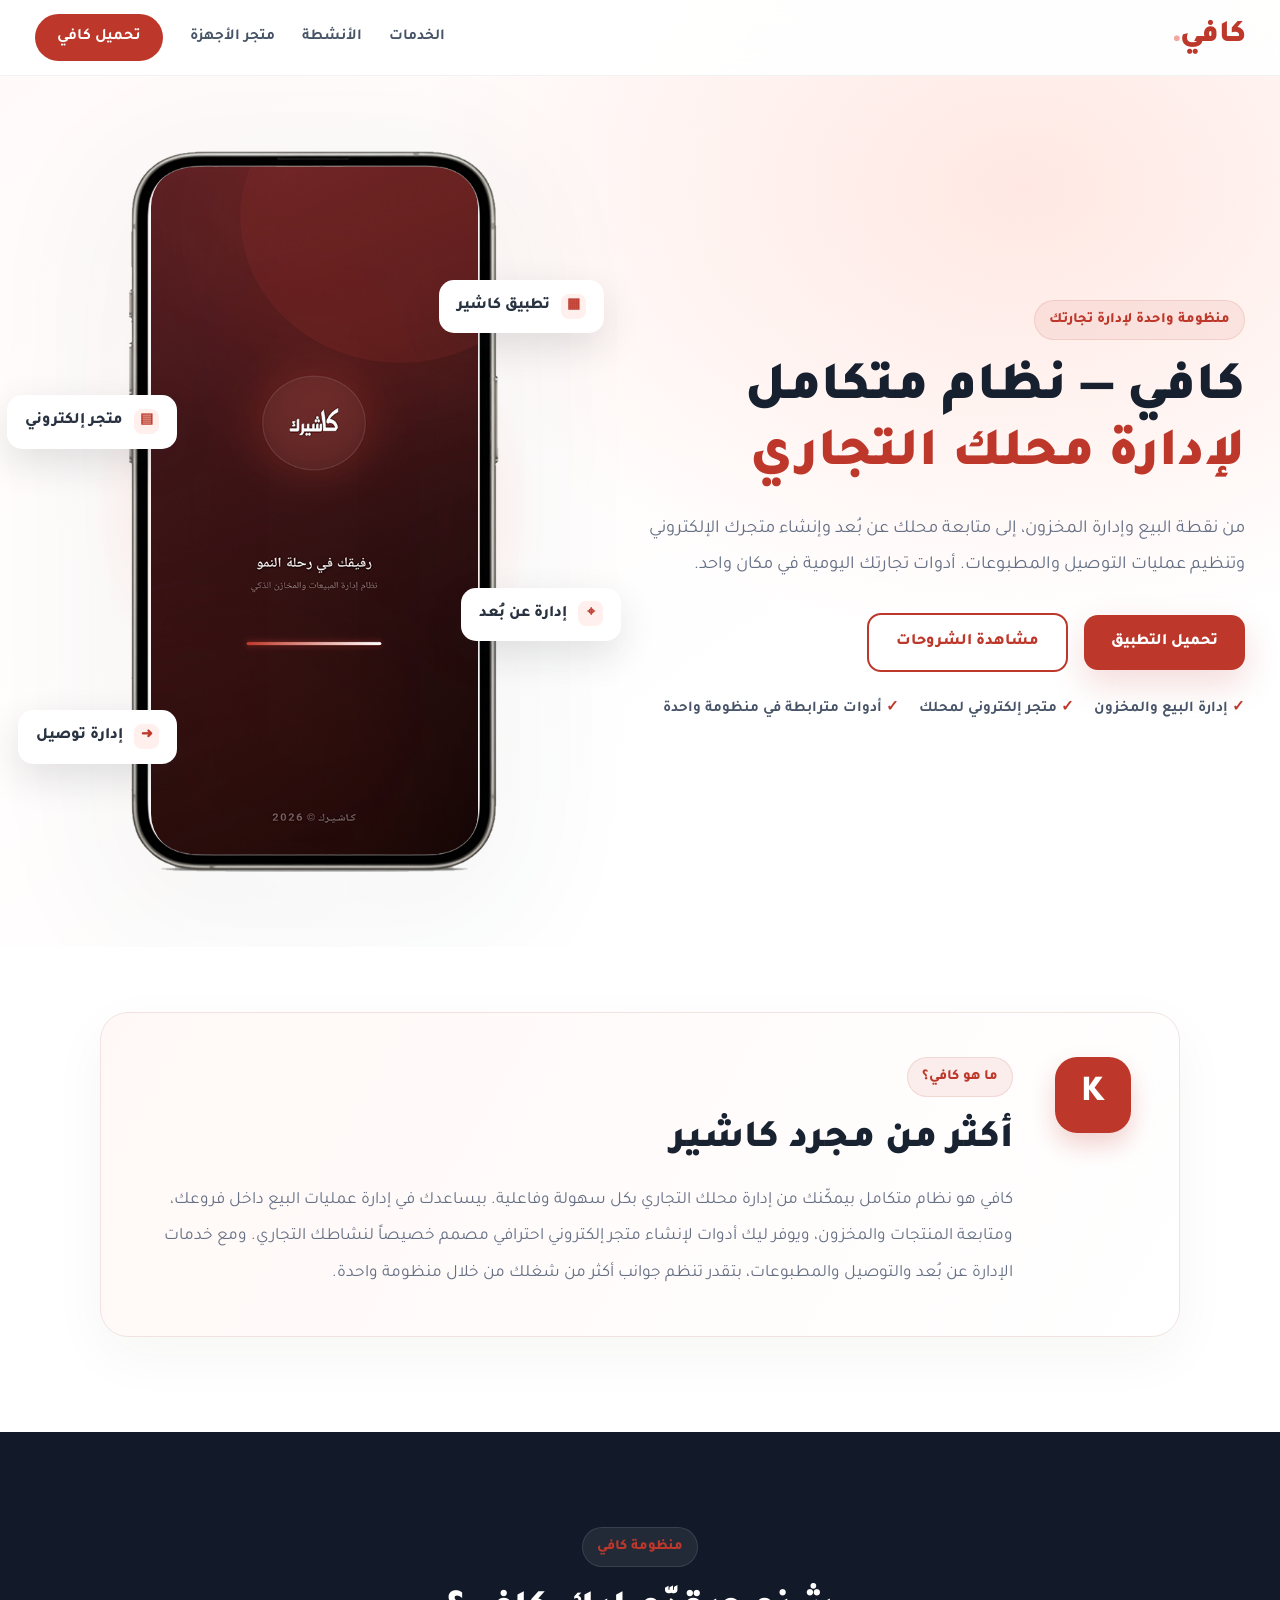
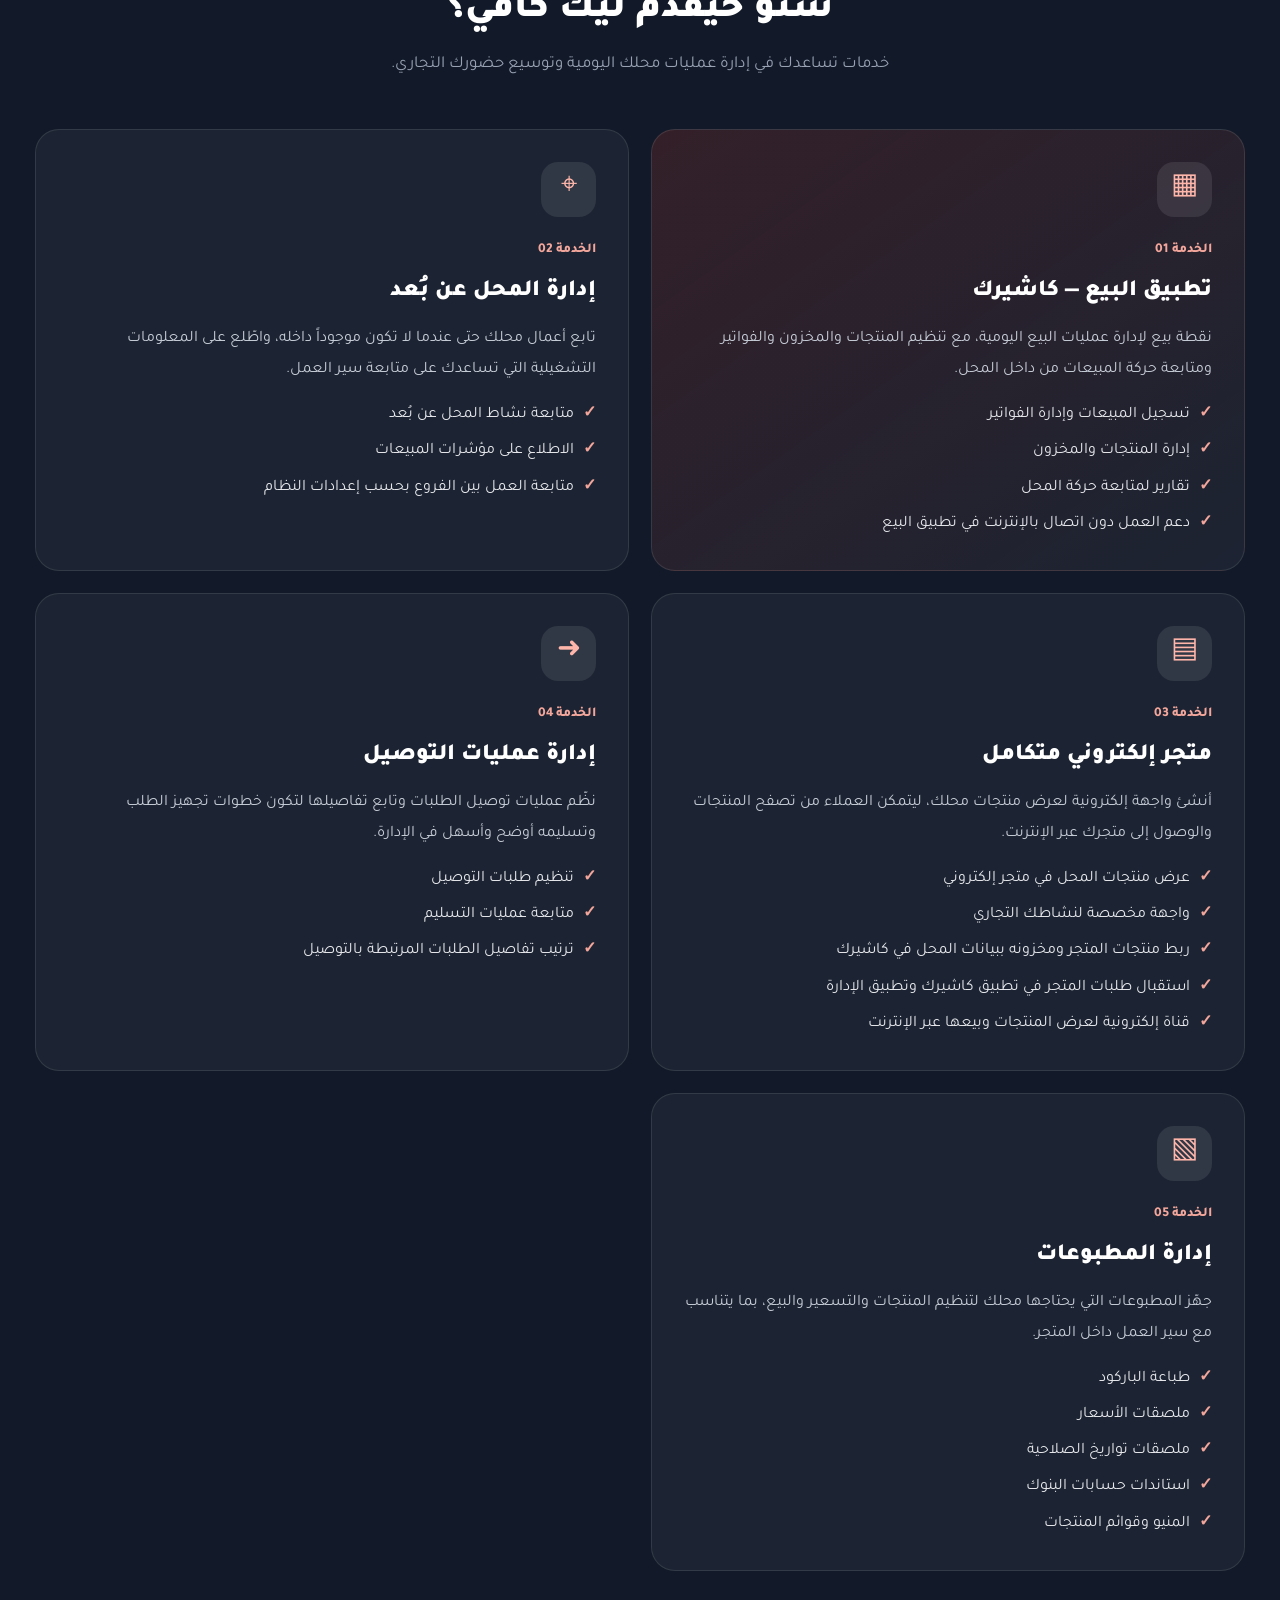
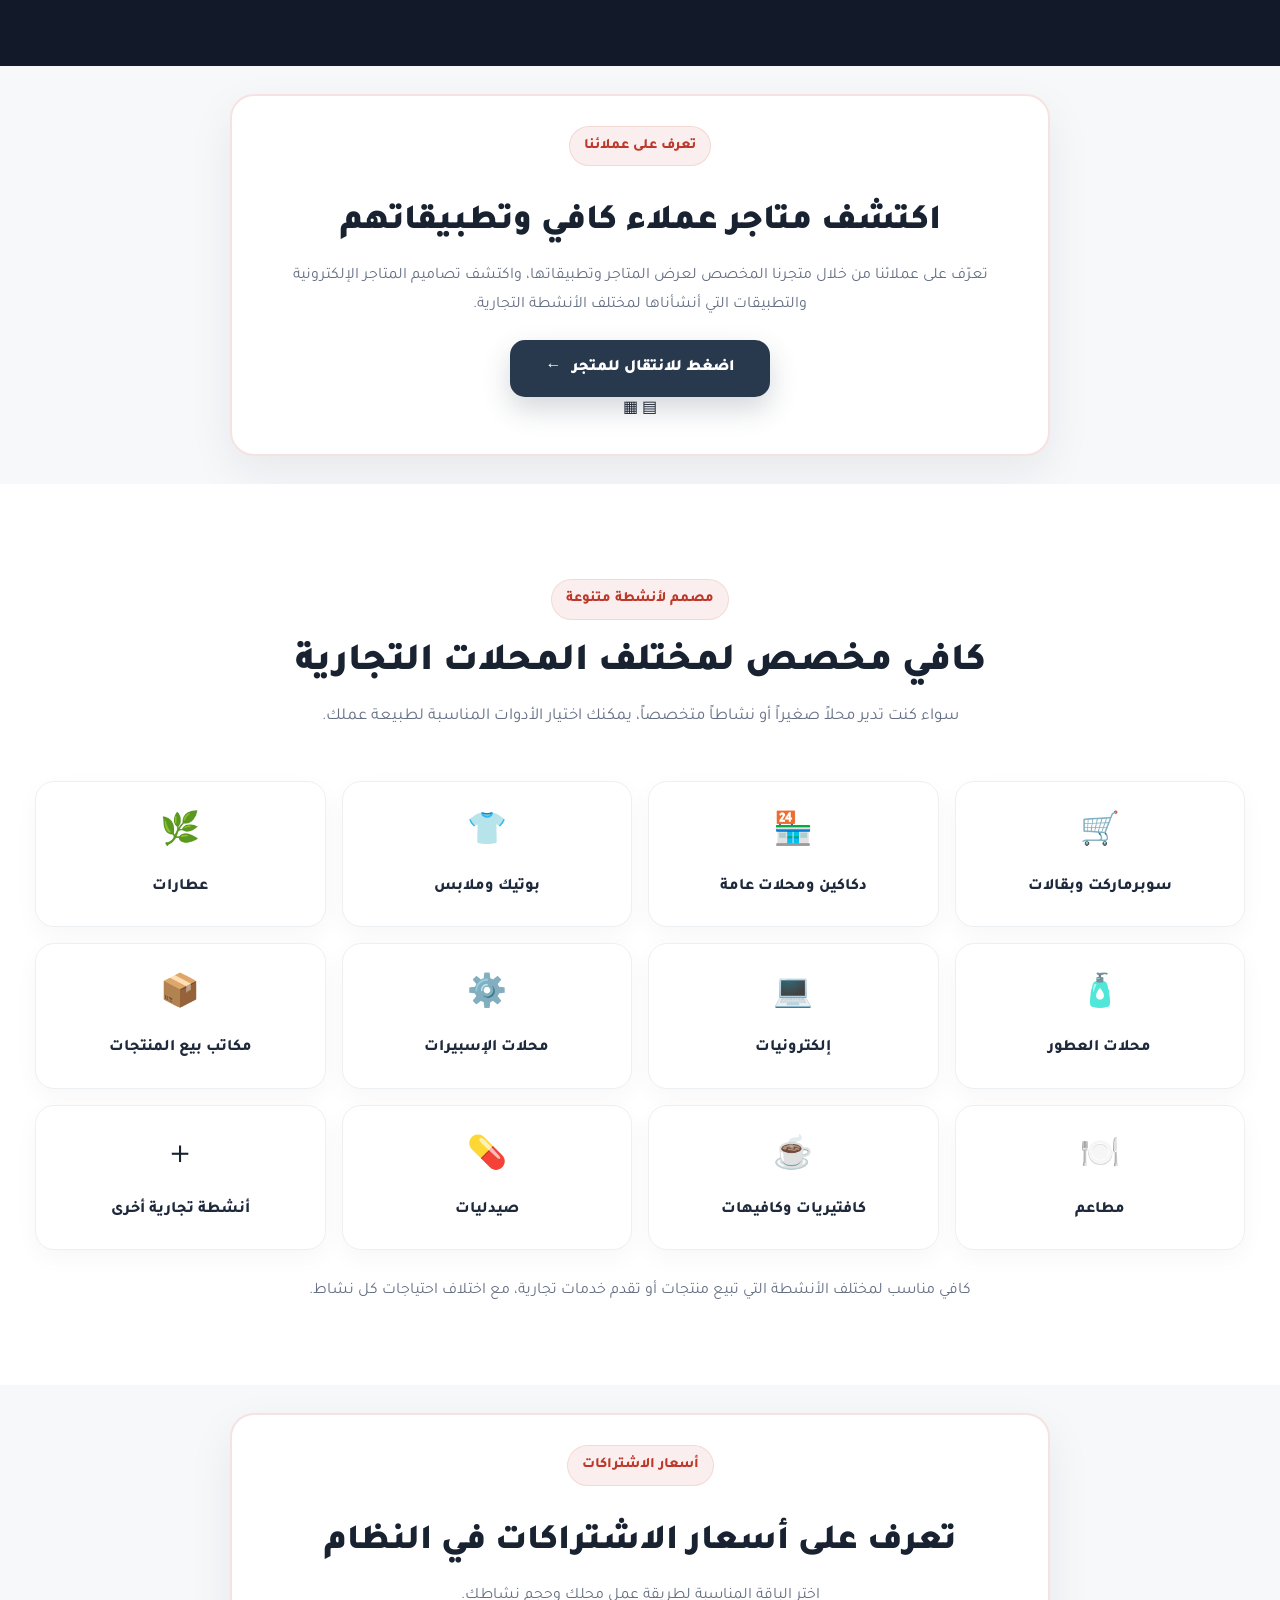
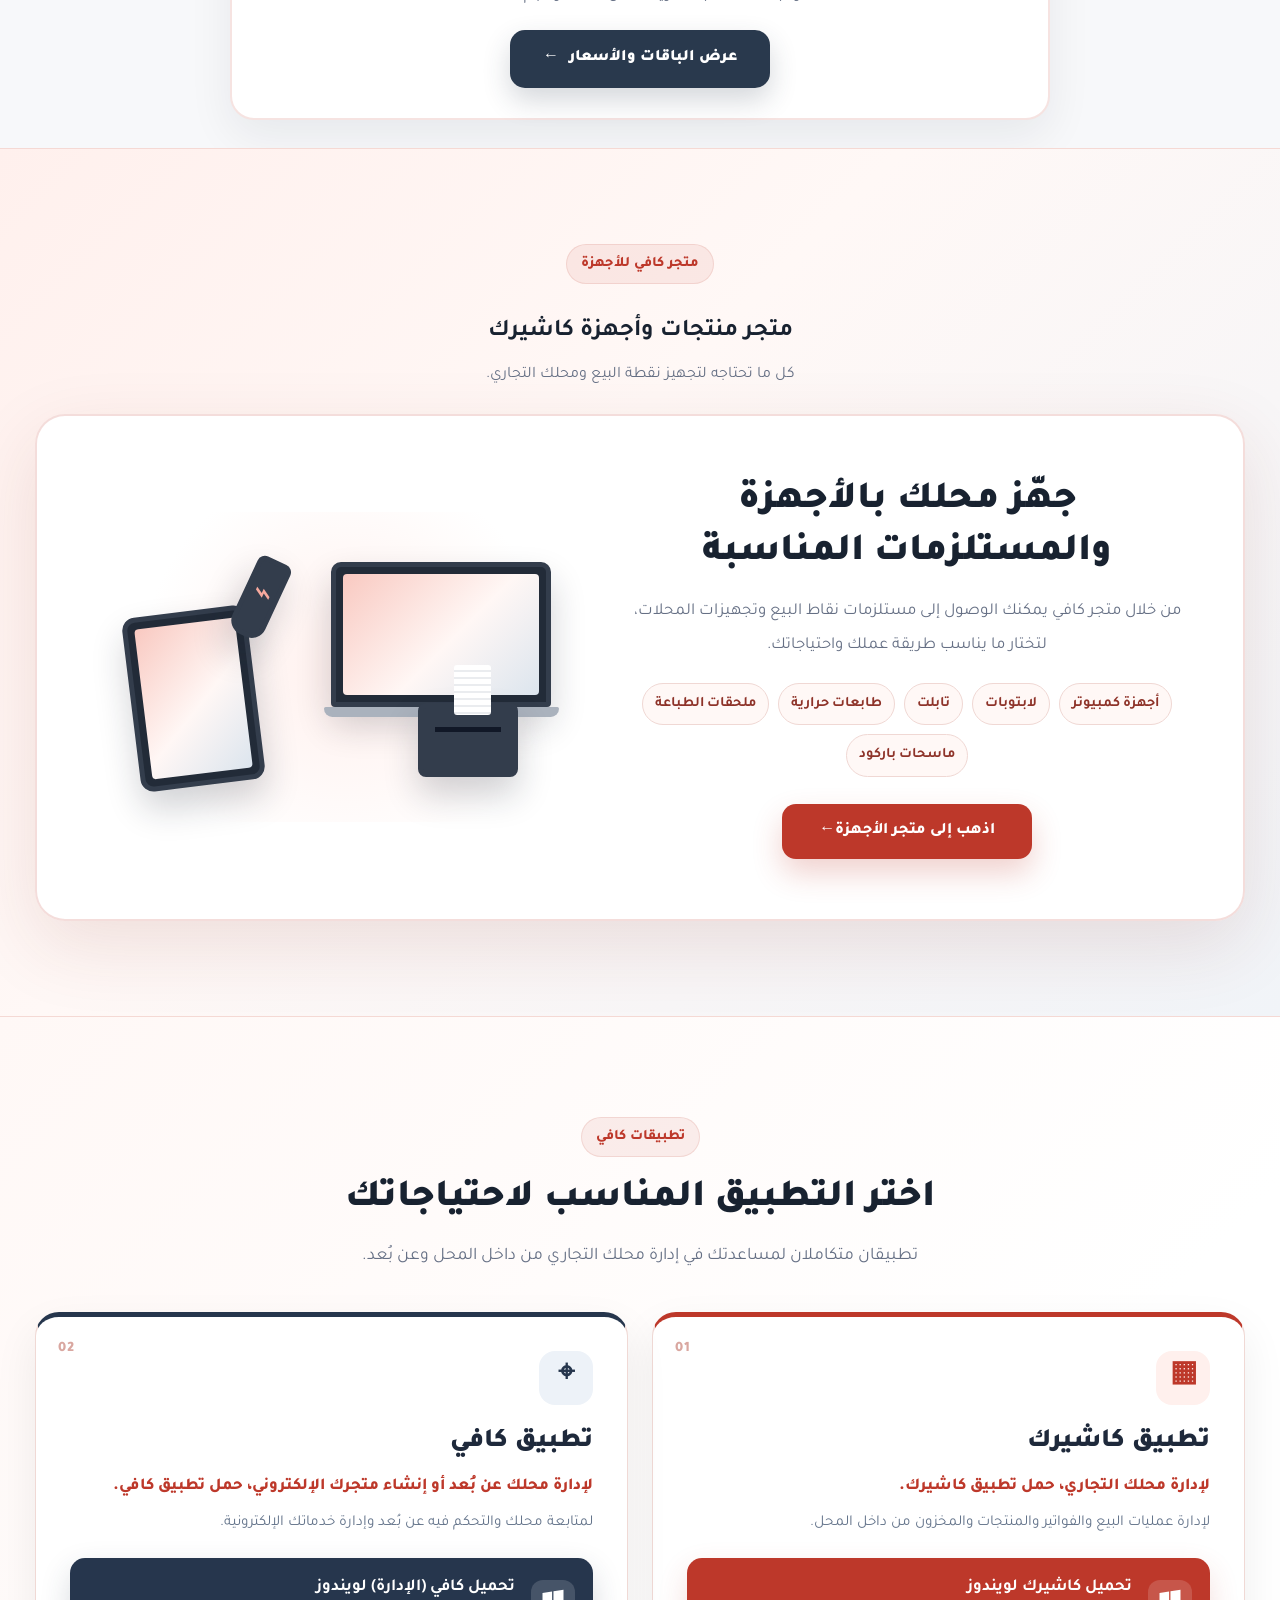
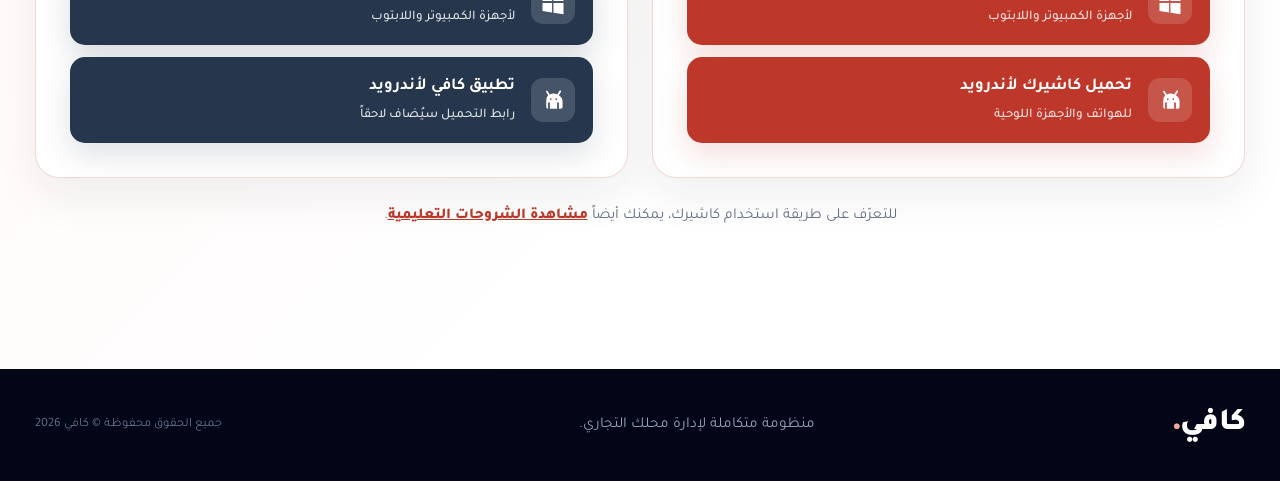
<file: index.html>
<!DOCTYPE html>
<html lang="ar" dir="rtl">
<head>
    <meta charset="UTF-8">
    <meta name="viewport" content="width=device-width, initial-scale=1.0">
    <meta name="theme-color" content="#bd382a">
    <title>كافي | نظام متكامل لإدارة المحلات التجارية</title>
    <meta name="description" content="كافي منظومة سودانية لإدارة المحلات التجارية تجمع بين تطبيق الكاشير ونقاط البيع وإدارة المخزون والمنتجات والديون والمصروفات والفواتير، وإنشاء متجر إلكتروني احترافي مرتبط بمنتجات المحل ومخزونه، مع استقبال طلبات المتجر في تطبيق كاشيرك وتطبيق الإدارة.">
    <meta name="keywords" content="تطبيق كاشير, تطبيق كاشير سوداني, برنامج كاشير السودان, نظام نقاط البيع, شاشة بيع, إدارة مخزون, برنامج إدارة المخزون, إضافة منتجات, حساب الديون, دفتر الديون, حساب المصروفات, إيصالات بيع, فواتير مبدئية, فواتير عرض أسعار, فواتير مشتريات, العملة السودانية, الجنيه السوداني, إدارة المبيعات, إدارة المحلات التجارية, برنامج محاسبة للمحلات, إنشاء متجر إلكتروني, تصميم متجر إلكتروني, متجر إلكتروني للمحلات, متجر إلكتروني سوداني, إنشاء متجر إلكتروني بدون برمجة, ربط المتجر الإلكتروني بالكاشير, ربط المتجر بالمخزون, مزامنة المنتجات والمخزون, إدارة طلبات المتجر الإلكتروني, استقبال طلبات المتجر, تطبيقات المتاجر الإلكترونية, متجر وتطبيق للمحل, بيع المنتجات عبر الإنترنت, التجارة الإلكترونية في السودان, البنوك السودانية, إدارة الفروع, كافي, كاشيرك">
    <meta name="robots" content="index, follow, max-image-preview:large">
    <meta property="og:type" content="website">
    <meta property="og:locale" content="ar_SD">
    <meta property="og:site_name" content="كافي">
    <meta property="og:title" content="كافي | نظام كاشير سوداني وإدارة المحلات التجارية">
    <meta property="og:description" content="إدارة البيع والمخزون والديون والمصروفات والفواتير، مع إنشاء متجر إلكتروني احترافي مرتبط بمنتجات المحل ومخزونه واستقبال طلباته عبر تطبيق كاشيرك وتطبيق الإدارة.">
    <meta property="og:url" content="https://www.kaffii-sd.com/">
    <link rel="canonical" href="https://www.kaffii-sd.com/">
    <script type="application/ld+json">
    {
      "@context": "https://schema.org",
      "@type": "SoftwareApplication",
      "name": "كافي",
      "alternateName": ["كاشيرك", "Kaffii", "Kashirak"],
      "applicationCategory": "BusinessApplication",
      "operatingSystem": "Android, Windows",
      "inLanguage": "ar",
      "description": "منظومة سودانية لإدارة المحلات التجارية تشمل تطبيق الكاشير ونقاط البيع والمبيعات والمخزون والمنتجات والديون والمصروفات والفواتير، وإنشاء وتصميم متجر إلكتروني للمحل مرتبط بالمنتجات والمخزون، مع وصول طلبات المتجر إلى تطبيق كاشيرك وتطبيق الإدارة، بالإضافة إلى الإدارة عن بُعد.",
      "url": "https://www.kaffii-sd.com/",
      "keywords": "تطبيق كاشير سوداني، نظام نقاط البيع، شاشة بيع، إدارة مخزون، إضافة منتجات، حساب الديون، دفتر الديون، حساب المصروفات، إيصالات بيع، فواتير مبدئية، فواتير عرض أسعار، فواتير مشتريات، الجنيه السوداني، البنوك السودانية، إنشاء متجر إلكتروني، تصميم متجر إلكتروني، متجر إلكتروني للمحلات، ربط المتجر الإلكتروني بالكاشير، ربط المتجر بالمخزون، استقبال طلبات المتجر الإلكتروني، التجارة الإلكترونية في السودان، إدارة المبيعات، إدارة المحلات التجارية"
    }
    </script>
    <link rel="stylesheet" href="style.css">
    <link rel="preconnect" href="https://fonts.googleapis.com">
    <link rel="preconnect" href="https://fonts.gstatic.com" crossorigin>
    <link href="https://fonts.googleapis.com/css2?family=Tajawal:wght@300;400;500;600;700;800;900&display=swap" rel="stylesheet">
</head>
<body>
    <header class="main-header">
        <div class="container header-flex">
            <a class="logo" href="#top" aria-label="كافي - الصفحة الرئيسية">كافي<span>.</span></a>
            <nav class="header-nav">
                <a href="#services">الخدمات</a>
                <a href="#business-types">الأنشطة</a>
                <a href="https://www.kaffii.store/kafi" target="_blank" rel="noopener">متجر الأجهزة</a>
                <a href="#final-download" class="btn-primary">تحميل كافي</a>
            </nav>
        </div>
    </header>

    <main id="top">
        <section class="hero">
            <div class="container hero-layout">
                <div class="hero-copy">
                    <span class="eyebrow">منظومة واحدة لإدارة تجارتك</span>
                    <h1>كافي — نظام متكامل <span>لإدارة محلك التجاري</span></h1>
                    <p class="hero-desc">من نقطة البيع وإدارة المخزون، إلى متابعة محلك عن بُعد وإنشاء متجرك الإلكتروني وتنظيم عمليات التوصيل والمطبوعات. أدوات تجارتك اليومية في مكان واحد.</p>
                    <div class="hero-buttons">
                        <a href="#final-download" class="primary-btn">تحميل التطبيق</a>
                        <a href="tutorial/index.html" class="secondary-btn">مشاهدة الشروحات</a>
                    </div>
                    <div class="hero-points">
                        <span>✓ إدارة البيع والمخزون</span>
                        <span>✓ متجر إلكتروني لمحلك</span>
                        <span>✓ أدوات مترابطة في منظومة واحدة</span>
                    </div>
                </div>
                <div class="hero-visual">
                    <div class="visual-glow"></div>
                    <div class="phone-container">
                        <img src="Images/iphone_frame.png" class="phone-frame" alt="واجهة تطبيق كافي على الهاتف">
                        <div class="screen">
                            <div class="slider" id="slider">
                                <img src="screenshot/slide1.jpg" alt="واجهة تطبيق كافي">
                                <img src="screenshot/slide2.jpg" alt="إدارة المبيعات في كافي">
                                <img src="screenshot/slide3.jpg" alt="واجهة إدارة المنتجات">
                                <img src="screenshot/slide4.jpg" alt="تقارير التطبيق">
                                <img src="screenshot/slide5.jpg" alt="إدارة المخزون">
                                <img src="screenshot/slide6.jpg" alt="تفاصيل التطبيق">
                                <img src="screenshot/slide7.jpg" alt="واجهة إضافية من التطبيق">
                                <img src="screenshot/slide8.jpg" alt="واجهة إضافية من التطبيق">
                            </div>
                        </div>
                    </div>
                    <div class="phone-badges" aria-label="خدمات كافي">
                        <div class="floating-note note-pos"><span>▦</span> تطبيق كاشير</div>
                        <div class="floating-note note-store"><span>▤</span> متجر إلكتروني</div>
                        <div class="floating-note note-remote"><span>⌖</span> إدارة عن بُعد</div>
                        <div class="floating-note note-delivery"><span>➜</span> إدارة توصيل</div>
                    </div>
                </div>
            </div>
        </section>

        <section class="intro-section section-pad">
            <div class="container intro-card">
                <div class="intro-mark">K</div>
                <div>
                    <span class="eyebrow">ما هو كافي؟</span>
                    <h2>أكثر من مجرد كاشير</h2>
                    <p>كافي هو نظام متكامل بيمكّنك من إدارة محلك التجاري بكل سهولة وفاعلية. بيساعدك في إدارة عمليات البيع داخل فروعك، ومتابعة المنتجات والمخزون، ويوفر ليك أدوات لإنشاء متجر إلكتروني احترافي مصمم خصيصاً لنشاطك التجاري. ومع خدمات الإدارة عن بُعد والتوصيل والمطبوعات، بتقدر تنظم جوانب أكثر من شغلك من خلال منظومة واحدة.</p>
                </div>
            </div>
        </section>

        <section class="services-section section-pad" id="services">
            <div class="container">
                <div class="section-heading">
                    <span class="eyebrow">منظومة كافي</span>
                    <h2>شنو حيقدّم ليك كافي؟</h2>
                    <p>خدمات تساعدك في إدارة عمليات محلك اليومية وتوسيع حضورك التجاري.</p>
                </div>
                <div class="service-grid">
                    <article class="service-card service-featured">
                        <div class="service-icon">▦</div>
                        <span class="service-index">الخدمة 01</span>
                        <h3>تطبيق البيع — كاشيرك</h3>
                        <p>نقطة بيع لإدارة عمليات البيع اليومية، مع تنظيم المنتجات والمخزون والفواتير ومتابعة حركة المبيعات من داخل المحل.</p>
                        <ul>
                            <li>تسجيل المبيعات وإدارة الفواتير</li>
                            <li>إدارة المنتجات والمخزون</li>
                            <li>تقارير لمتابعة حركة المحل</li>
                            <li>دعم العمل دون اتصال بالإنترنت في تطبيق البيع</li>
                        </ul>
                    </article>
                    <article class="service-card">
                        <div class="service-icon">⌖</div>
                        <span class="service-index">الخدمة 02</span>
                        <h3>إدارة المحل عن بُعد</h3>
                        <p>تابع أعمال محلك حتى عندما لا تكون موجوداً داخله، واطّلع على المعلومات التشغيلية التي تساعدك على متابعة سير العمل.</p>
                        <ul>
                            <li>متابعة نشاط المحل عن بُعد</li>
                            <li>الاطلاع على مؤشرات المبيعات</li>
                            <li>متابعة العمل بين الفروع بحسب إعدادات النظام</li>
                        </ul>
                    </article>
                    <article class="service-card">
                        <div class="service-icon">▤</div>
                        <span class="service-index">الخدمة 03</span>
                        <h3>متجر إلكتروني متكامل</h3>
                        <p>أنشئ واجهة إلكترونية لعرض منتجات محلك، ليتمكن العملاء من تصفح المنتجات والوصول إلى متجرك عبر الإنترنت.</p>
                        <ul>
                            <li>عرض منتجات المحل في متجر إلكتروني</li>
                            <li>واجهة مخصصة لنشاطك التجاري</li>
                            <li>ربط منتجات المتجر ومخزونه ببيانات المحل في كاشيرك</li>
                            <li>استقبال طلبات المتجر في تطبيق كاشيرك وتطبيق الإدارة</li>
                            <li>قناة إلكترونية لعرض المنتجات وبيعها عبر الإنترنت</li>
                        </ul>
                    </article>
                    <article class="service-card">
                        <div class="service-icon">➜</div>
                        <span class="service-index">الخدمة 04</span>
                        <h3>إدارة عمليات التوصيل</h3>
                        <p>نظّم عمليات توصيل الطلبات وتابع تفاصيلها لتكون خطوات تجهيز الطلب وتسليمه أوضح وأسهل في الإدارة.</p>
                        <ul>
                            <li>تنظيم طلبات التوصيل</li>
                            <li>متابعة عمليات التسليم</li>
                            <li>ترتيب تفاصيل الطلبات المرتبطة بالتوصيل</li>
                        </ul>
                    </article>
                    <article class="service-card">
                        <div class="service-icon">▧</div>
                        <span class="service-index">الخدمة 05</span>
                        <h3>إدارة المطبوعات</h3>
                        <p>جهّز المطبوعات التي يحتاجها محلك لتنظيم المنتجات والتسعير والبيع، بما يتناسب مع سير العمل داخل المتجر.</p>
                        <ul>
                            <li>طباعة الباركود</li>
                            <li>ملصقات الأسعار</li>
                            <li>ملصقات تواريخ الصلاحية</li>
                            <li>استاندات حسابات البنوك</li>
                            <li>المنيو وقوائم المنتجات</li>
                        </ul>
                    </article>
                </div>
            </div>
        </section>

        <!-- متجر تطبيقات كافي: تعريف العملاء بمتاجرهم وتطبيقاتهم -->
        <section class="customer-stores-section section-pad">
            <div class="container">
                <article class="customer-stores-card">
                    <div class="customer-stores-copy">
                        <span class="eyebrow">تعرف على عملائنا</span>
                        <h2>اكتشف متاجر عملاء كافي وتطبيقاتهم</h2>
                        <p>تعرّف على عملائنا من خلال متجرنا المخصص لعرض المتاجر وتطبيقاتها، واكتشف تصاميم المتاجر الإلكترونية والتطبيقات التي أنشأناها لمختلف الأنشطة التجارية.</p>
                        <a class="customer-stores-btn" href="appstore.html" target="_blank" rel="noopener">
                            اضغط للانتقال للمتجر <span aria-hidden="true">←</span>
                        </a>
                    </div>
                    <div class="customer-stores-mark" aria-hidden="true">
                        <span class="store-window">▤</span>
                        <span class="store-app">▦</span>
                    </div>
                </article>
            </div>
        </section>

        <section class="business-section section-pad" id="business-types">
            <div class="container">
                <div class="section-heading">
                    <span class="eyebrow">مصمم لأنشطة متنوعة</span>
                    <h2>كافي مخصص لمختلف المحلات التجارية</h2>
                    <p>سواء كنت تدير محلاً صغيراً أو نشاطاً متخصصاً، يمكنك اختيار الأدوات المناسبة لطبيعة عملك.</p>
                </div>
                <div class="business-grid">
                    <div class="business-card"><span>🛒</span><h3>سوبرماركت وبقالات</h3></div>
                    <div class="business-card"><span>🏪</span><h3>دكاكين ومحلات عامة</h3></div>
                    <div class="business-card"><span>👕</span><h3>بوتيك وملابس</h3></div>
                    <div class="business-card"><span>🌿</span><h3>عطارات</h3></div>
                    <div class="business-card"><span>🧴</span><h3>محلات العطور</h3></div>
                    <div class="business-card"><span>💻</span><h3>إلكترونيات</h3></div>
                    <div class="business-card"><span>⚙️</span><h3>محلات الإسبيرات</h3></div>
                    <div class="business-card"><span>📦</span><h3>مكاتب بيع المنتجات</h3></div>
                    <div class="business-card"><span>🍽️</span><h3>مطاعم</h3></div>
                    <div class="business-card"><span>☕</span><h3>كافتيريات وكافيهات</h3></div>
                    <div class="business-card"><span>💊</span><h3>صيدليات</h3></div>
                    <div class="business-card"><span>＋</span><h3>أنشطة تجارية أخرى</h3></div>
                </div>
                <p class="business-note">كافي مناسب لمختلف الأنشطة التي تبيع منتجات أو تقدم خدمات تجارية، مع اختلاف احتياجات كل نشاط.</p>
            </div>
        </section>

        <!-- نظام الاشتراكات: قسم مستقل عن متجر كافي -->
        <section class="system-pricing-promo section-pad">
            <div class="container">
                <div class="system-pricing-card">
                    <span class="eyebrow">أسعار الاشتراكات</span>
                    <h2>تعرف على أسعار الاشتراكات في النظام</h2>
                    <p>اختر الباقة المناسبة لطريقة عمل محلك وحجم نشاطك.</p>
                    <a class="system-pricing-btn" href="pricing.html">
                        عرض الباقات والأسعار <span aria-hidden="true">←</span>
                    </a>
                </div>
            </div>
        </section>

        <!-- متجر كافي للأجهزة: قسم مستقل تماماً عن أسعار النظام -->
        <section class="store-section section-pad store-section-prominent">
            <div class="container">
                <div class="store-section-heading">
                    <span class="eyebrow">متجر كافي للأجهزة</span>
                    <h2>متجر منتجات وأجهزة كاشيرك</h2>
                    <p>كل ما تحتاجه لتجهيز نقطة البيع ومحلك التجاري.</p>
                </div>

                <div class="store-panel">
                    <div class="store-copy">
                        <h2>جهّز محلك بالأجهزة والمستلزمات المناسبة</h2>
                        <p>من خلال متجر كافي يمكنك الوصول إلى مستلزمات نقاط البيع وتجهيزات المحلات، لتختار ما يناسب طريقة عملك واحتياجاتك.</p>
                        <div class="store-tags">
                            <span>أجهزة كمبيوتر</span><span>لابتوبات</span><span>تابلت</span>
                            <span>طابعات حرارية</span><span>ملحقات الطباعة</span><span>ماسحات باركود</span>
                        </div>
                        <div class="store-cta-wrap"><a class="primary-btn store-cta" href="https://www.kaffii.store/kafi" target="_blank" rel="noopener">اذهب إلى متجر الأجهزة <span aria-hidden="true">←</span></a></div>
                    </div>
                    <div class="store-visual" aria-hidden="true">
                        <div class="device device-laptop"><div class="device-screen"></div><div class="device-base"></div></div>
                        <div class="device device-tablet"><div class="device-screen"></div></div>
                        <div class="device device-printer"><div class="printer-slot"></div><div class="printer-paper"></div></div>
                        <div class="device device-scanner"><span>⌁</span></div>
                    </div>
                </div>
            </div>
        </section>

        <section class="download-section" id="final-download">
            <div class="container">
                <span class="eyebrow">تطبيقات كافي</span>
                <h2>اختر التطبيق المناسب لاحتياجاتك</h2>
                <p>تطبيقان متكاملان لمساعدتك في إدارة محلك التجاري من داخل المحل وعن بُعد.</p>

                <div class="download-app-grid">
                    <article class="download-app-card download-app-pos">
                        <span class="download-app-number">01</span>
                        <div class="download-app-icon" aria-hidden="true">▦</div>
                        <h3>تطبيق كاشيرك</h3>
                        <p class="download-app-purpose">لإدارة محلك التجاري، حمل تطبيق كاشيرك.</p>
                        <p class="download-app-description">لإدارة عمليات البيع والفواتير والمنتجات والمخزون من داخل المحل.</p>
                        <div class="download-buttons">
                            <a href="https://github.com/breakstor/Kashirak/releases/download/exe1.3.6/kashirak.1.3.7.rar" class="btn-download-big">
                                <span class="download-symbol download-symbol-windows" aria-hidden="true">
                                    <svg viewBox="0 0 24 24" focusable="false"><path d="M3 4.2 11.2 3v8.1H3V4.2Zm9.4-1.4L21 1.6v9.5h-8.6V2.8ZM3 12.9h8.2V21L3 19.8v-6.9Zm9.4 0H21v9.5l-8.6-1.2v-8.3Z"/></svg>
                                </span>
                                <span><strong>تحميل كاشيرك لويندوز</strong><small>لأجهزة الكمبيوتر واللابتوب</small></span>
                            </a>
                            <a href="https://github.com/breakstor/Kashirak/releases/download/Apk1.3.6/Kashirak_v1.3.7.apk" class="btn-download-big">
                                <span class="download-symbol download-symbol-android" aria-hidden="true">
                                    <svg viewBox="0 0 32 32" focusable="false">
                                        <path d="M10.1 11.4 7.9 7.7a1 1 0 0 1 1.7-1l2.2 3.7a9.8 9.8 0 0 1 8.4 0l2.2-3.7a1 1 0 1 1 1.7 1l-2.2 3.7A8.3 8.3 0 0 1 26 18v6.2a2 2 0 0 1-2 2h-2v-6.8h-2v6.8h-8v-6.8h-2v6.8H10a2 2 0 0 1-2-2V18a8.3 8.3 0 0 1 2.1-6.6Z"/>
                                        <circle cx="13" cy="15.5" r="1" fill="currentColor"/>
                                        <circle cx="19" cy="15.5" r="1" fill="currentColor"/>
                                    </svg>
                                </span>
                                <span><strong>تحميل كاشيرك لأندرويد</strong><small>للهواتف والأجهزة اللوحية</small></span>
                            </a>
                        </div>
                    </article>

                    <article class="download-app-card download-app-remote">
                        <span class="download-app-number">02</span>
                        <div class="download-app-icon" aria-hidden="true">⌖</div>
                        <h3>تطبيق كافي</h3>
                        <p class="download-app-purpose">لإدارة محلك عن بُعد أو إنشاء متجرك الإلكتروني، حمل تطبيق كافي.</p>
                        <p class="download-app-description">لمتابعة محلك والتحكم فيه عن بُعد وإدارة خدماتك الإلكترونية.</p>
                        <div class="download-buttons">
                            <a href="https://github.com/breakstor/Kashirak/releases/download/exe1.0.8/Kashirak_Dashboard_Setup_v1.0.9.exe" class="btn-download-big">
                                <span class="download-symbol download-symbol-windows" aria-hidden="true">
                                    <svg viewBox="0 0 24 24" focusable="false"><path d="M3 4.2 11.2 3v8.1H3V4.2Zm9.4-1.4L21 1.6v9.5h-8.6V2.8ZM3 12.9h8.2V21L3 19.8v-6.9Zm9.4 0H21v9.5l-8.6-1.2v-8.3Z"/></svg>
                                </span>
                                <span><strong>تحميل كافي (الإدارة) لويندوز</strong><small>لأجهزة الكمبيوتر واللابتوب</small></span>
                            </a>
                            <a href="https://github.com/breakstor/Kashirak/releases/download/dash-apk.1.0.8/Kashirak_Dashboard_v1.0.9.apk" class="btn-download-big download-coming-soon" aria-label="رابط تحميل تطبيق كافي لأندرويد سيضاف لاحقاً">
                                <span class="download-symbol download-symbol-android" aria-hidden="true">
                                    <svg viewBox="0 0 32 32" focusable="false">
                                        <path d="M10.1 11.4 7.9 7.7a1 1 0 0 1 1.7-1l2.2 3.7a9.8 9.8 0 0 1 8.4 0l2.2-3.7a1 1 0 1 1 1.7 1l-2.2 3.7A8.3 8.3 0 0 1 26 18v6.2a2 2 0 0 1-2 2h-2v-6.8h-2v6.8h-8v-6.8h-2v6.8H10a2 2 0 0 1-2-2V18a8.3 8.3 0 0 1 2.1-6.6Z"/>
                                        <circle cx="13" cy="15.5" r="1" fill="currentColor"/>
                                        <circle cx="19" cy="15.5" r="1" fill="currentColor"/>
                                    </svg>
                                </span>
                                <span><strong>تطبيق كافي لأندرويد</strong><small>رابط التحميل سيُضاف لاحقاً</small></span>
                            </a>
                        </div>
                    </article>
                </div>
                <p class="download-note">للتعرّف على طريقة استخدام كاشيرك، يمكنك أيضاً <a href="tutorial/index.html">مشاهدة الشروحات التعليمية</a>.</p>
            </div>
        </section>
    </main>

    <footer class="footer">
        <div class="container footer-inner">
            <a class="logo footer-logo" href="#top">كافي<span>.</span></a>
            <p>منظومة متكاملة لإدارة محلك التجاري.</p>
            <small>جميع الحقوق محفوظة © كافي 2026</small>
        </div>
    </footer>
    <script src="script.js"></script>
</body>
</html>
</file>
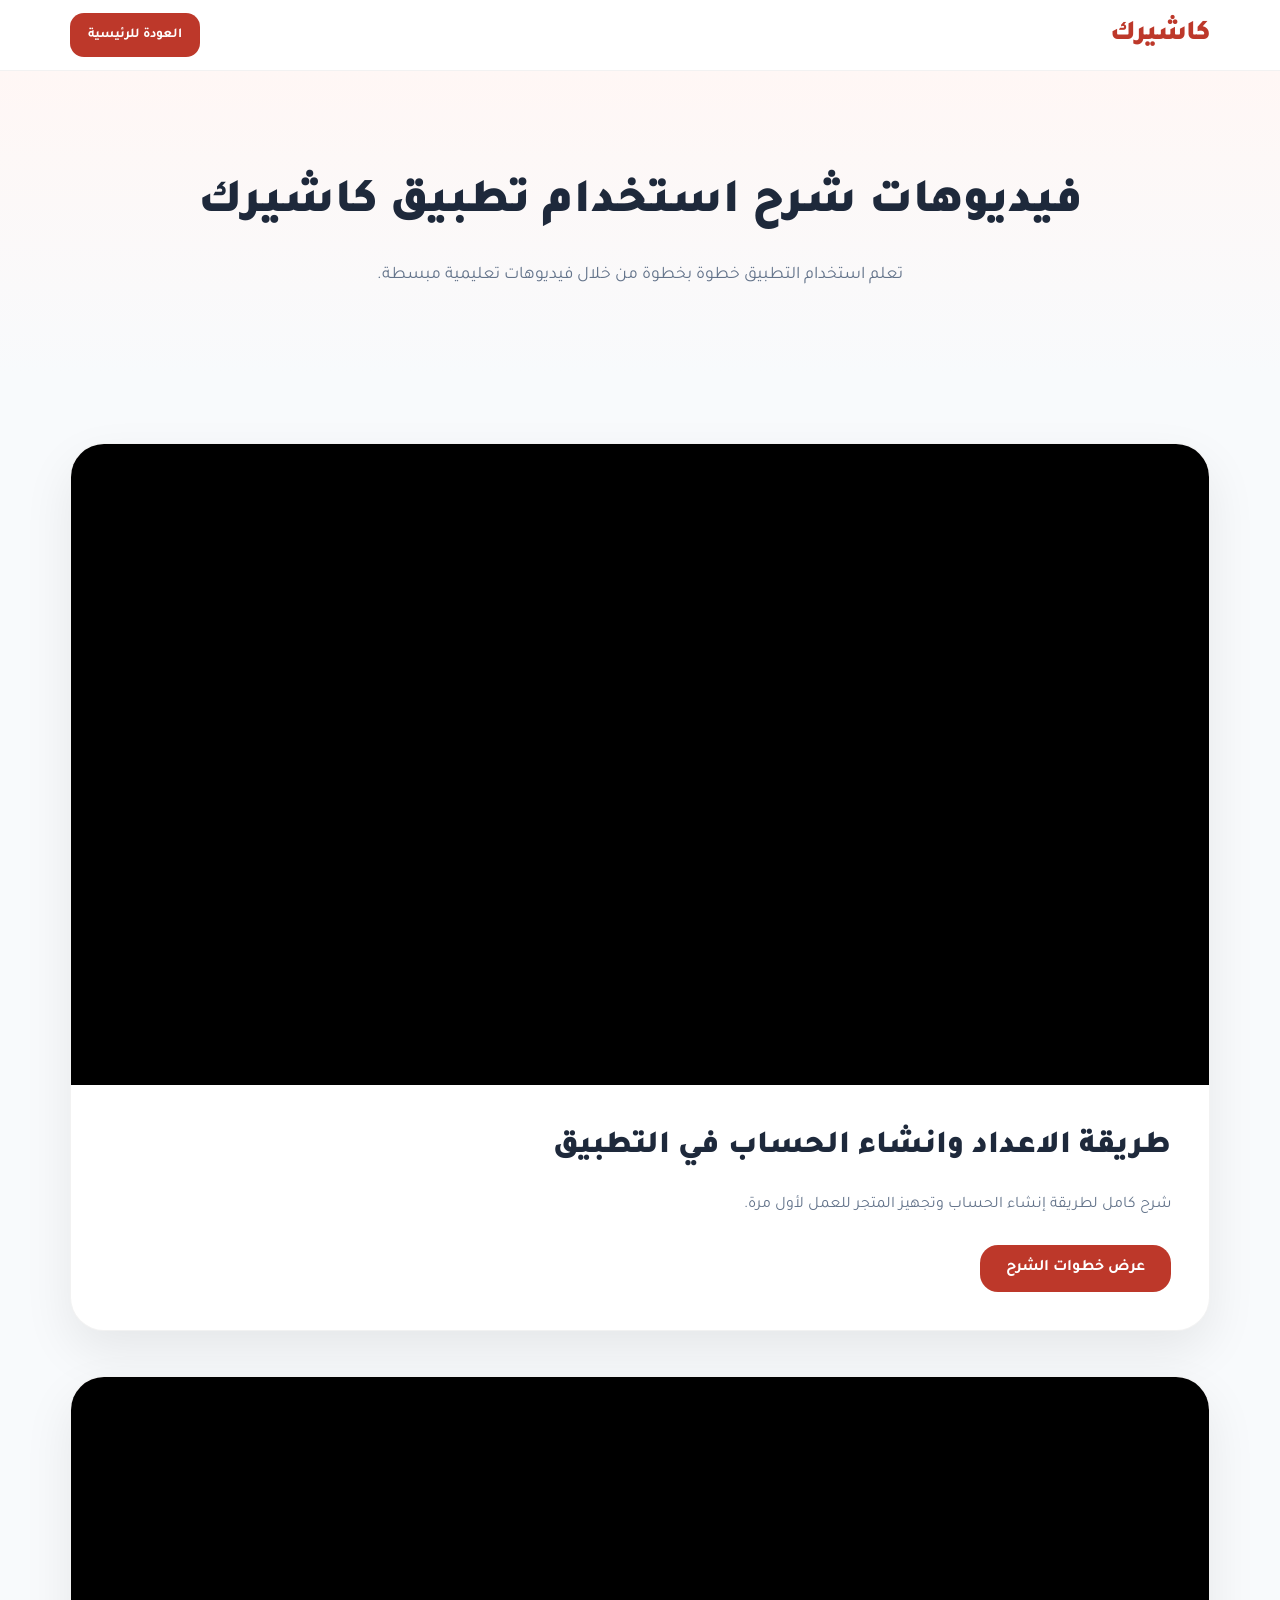
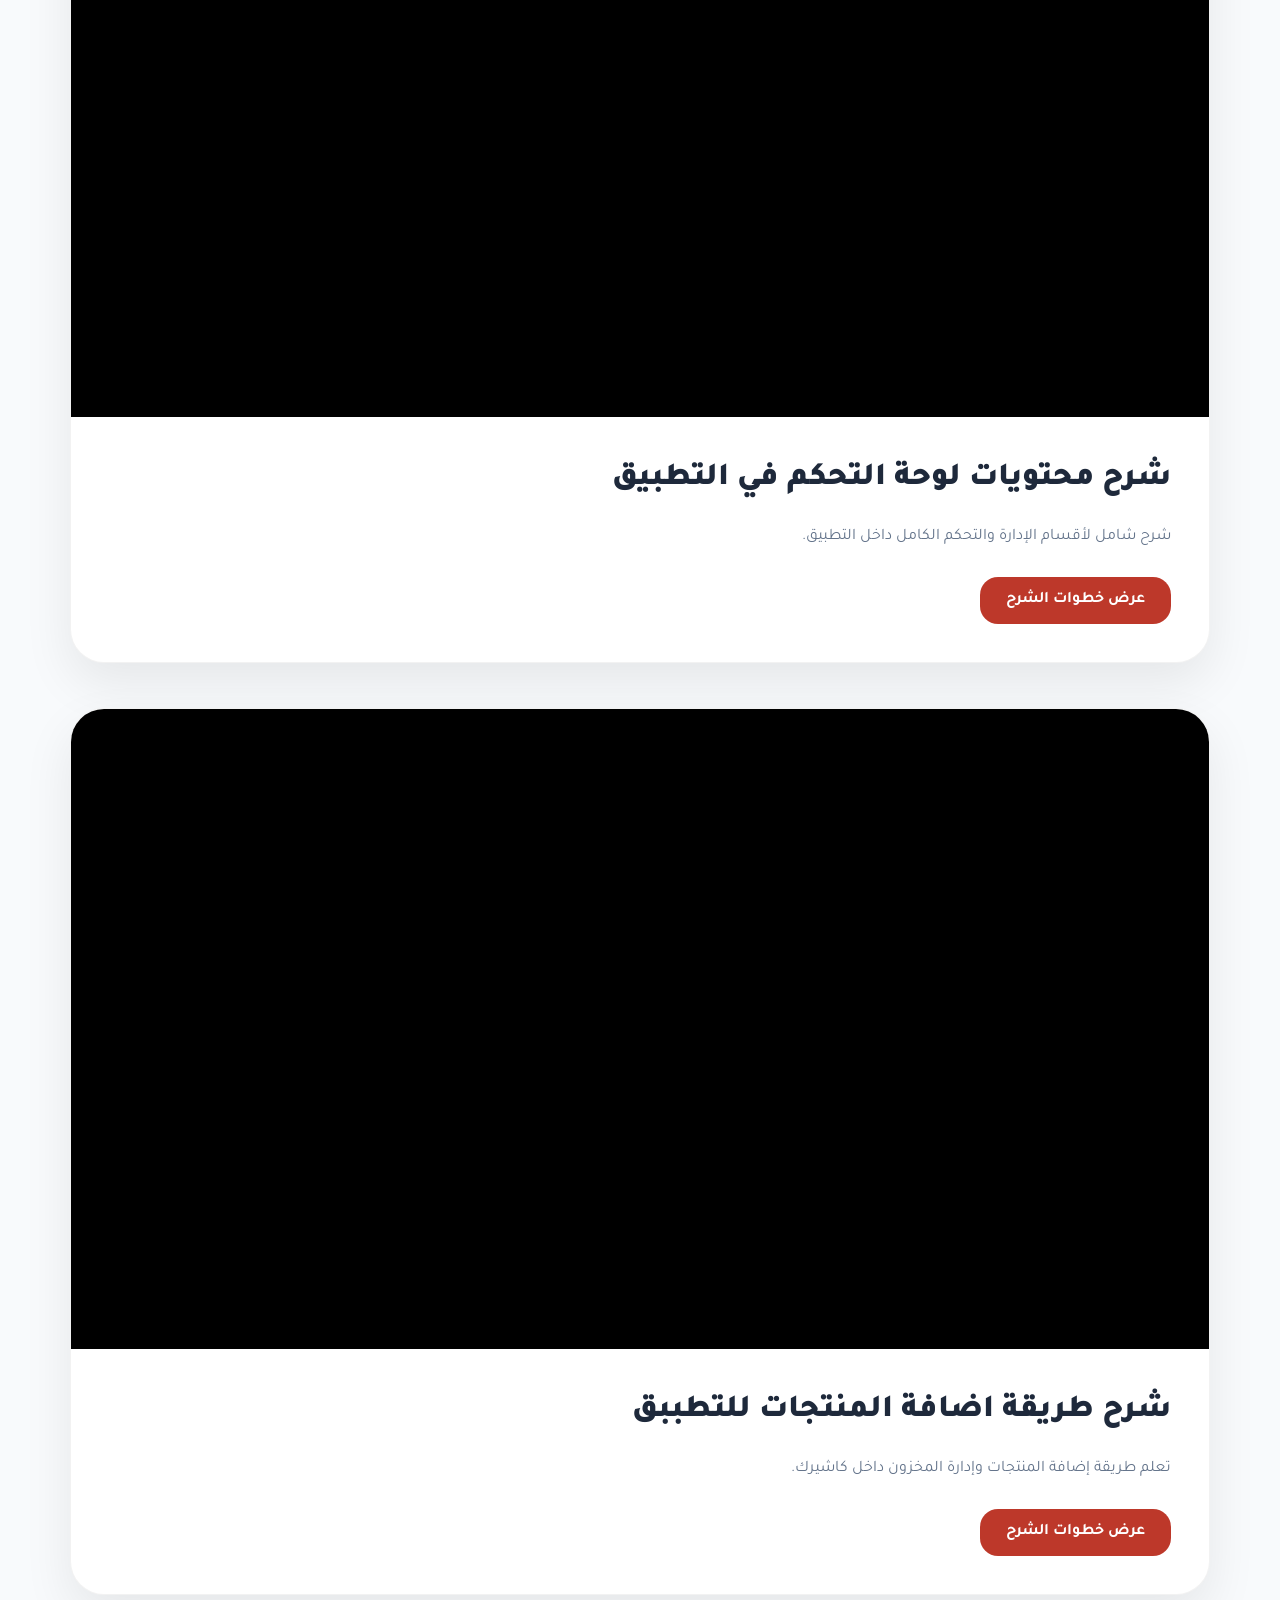
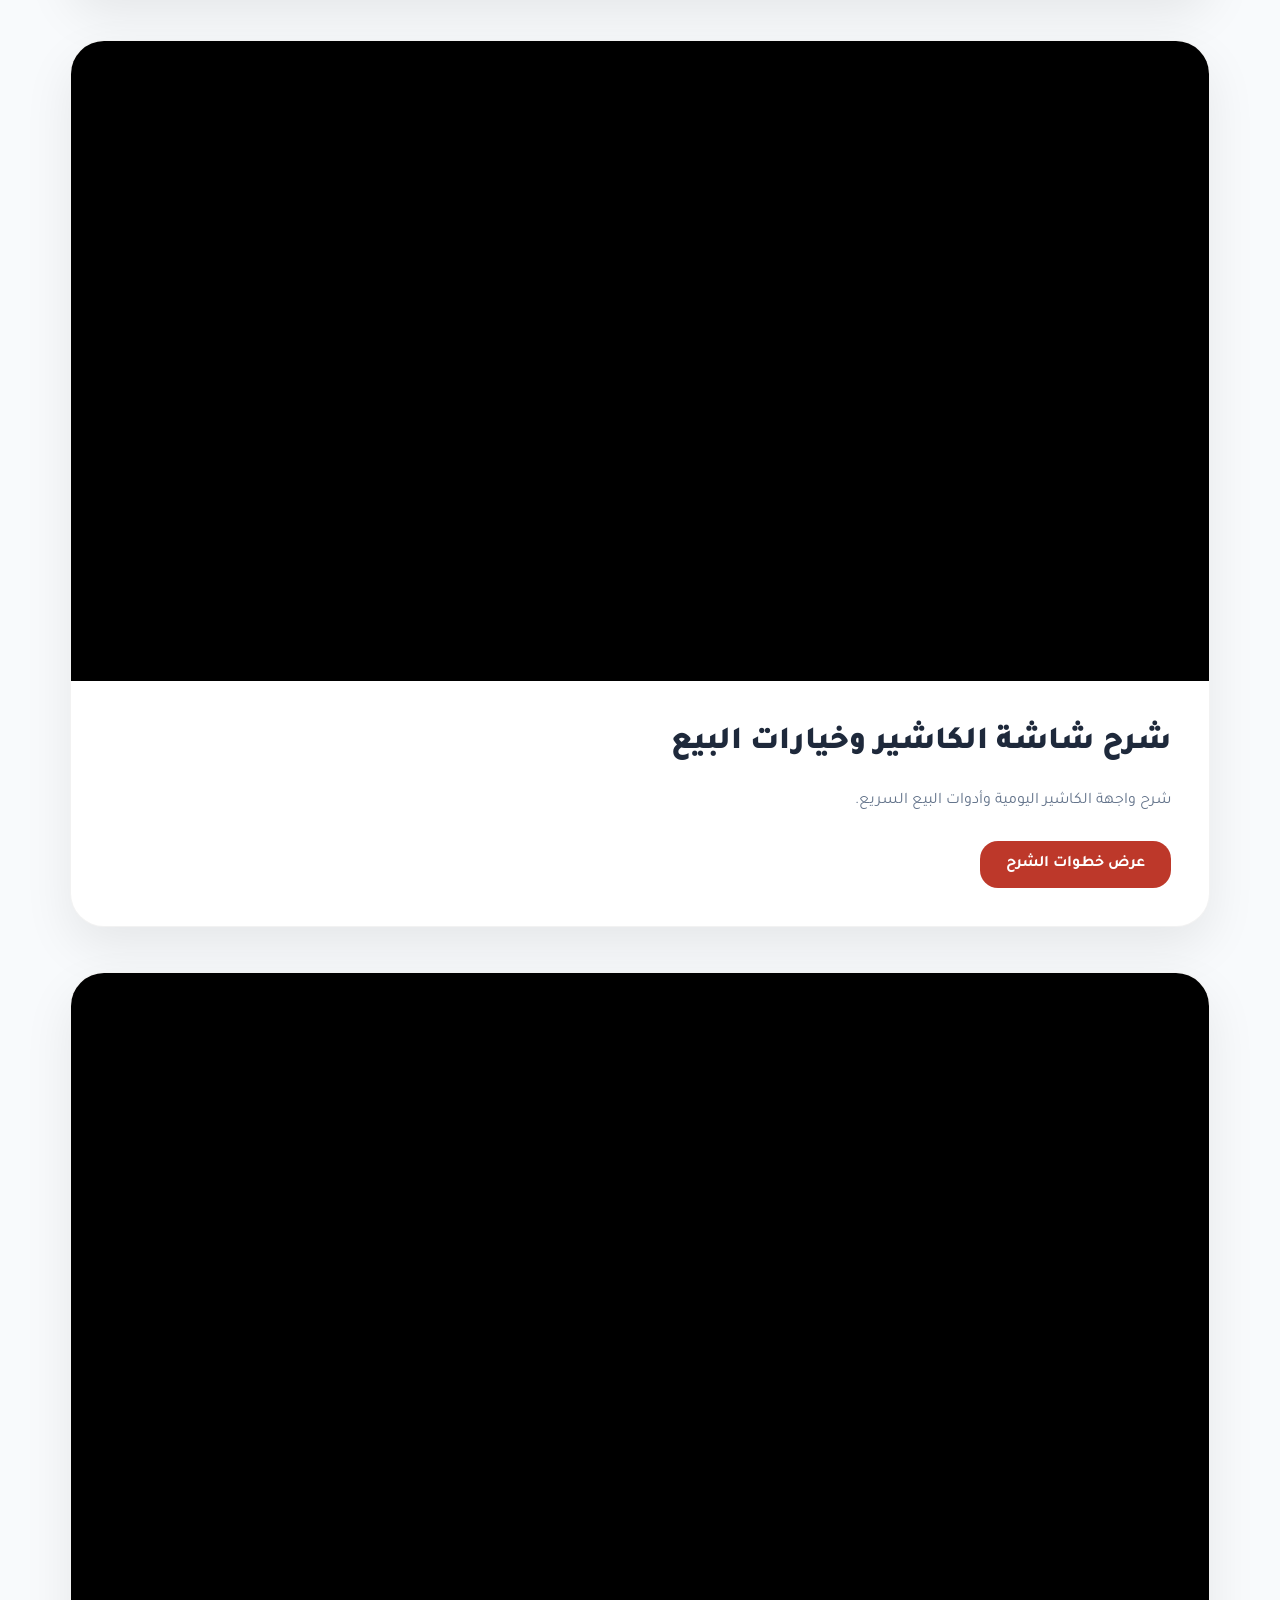
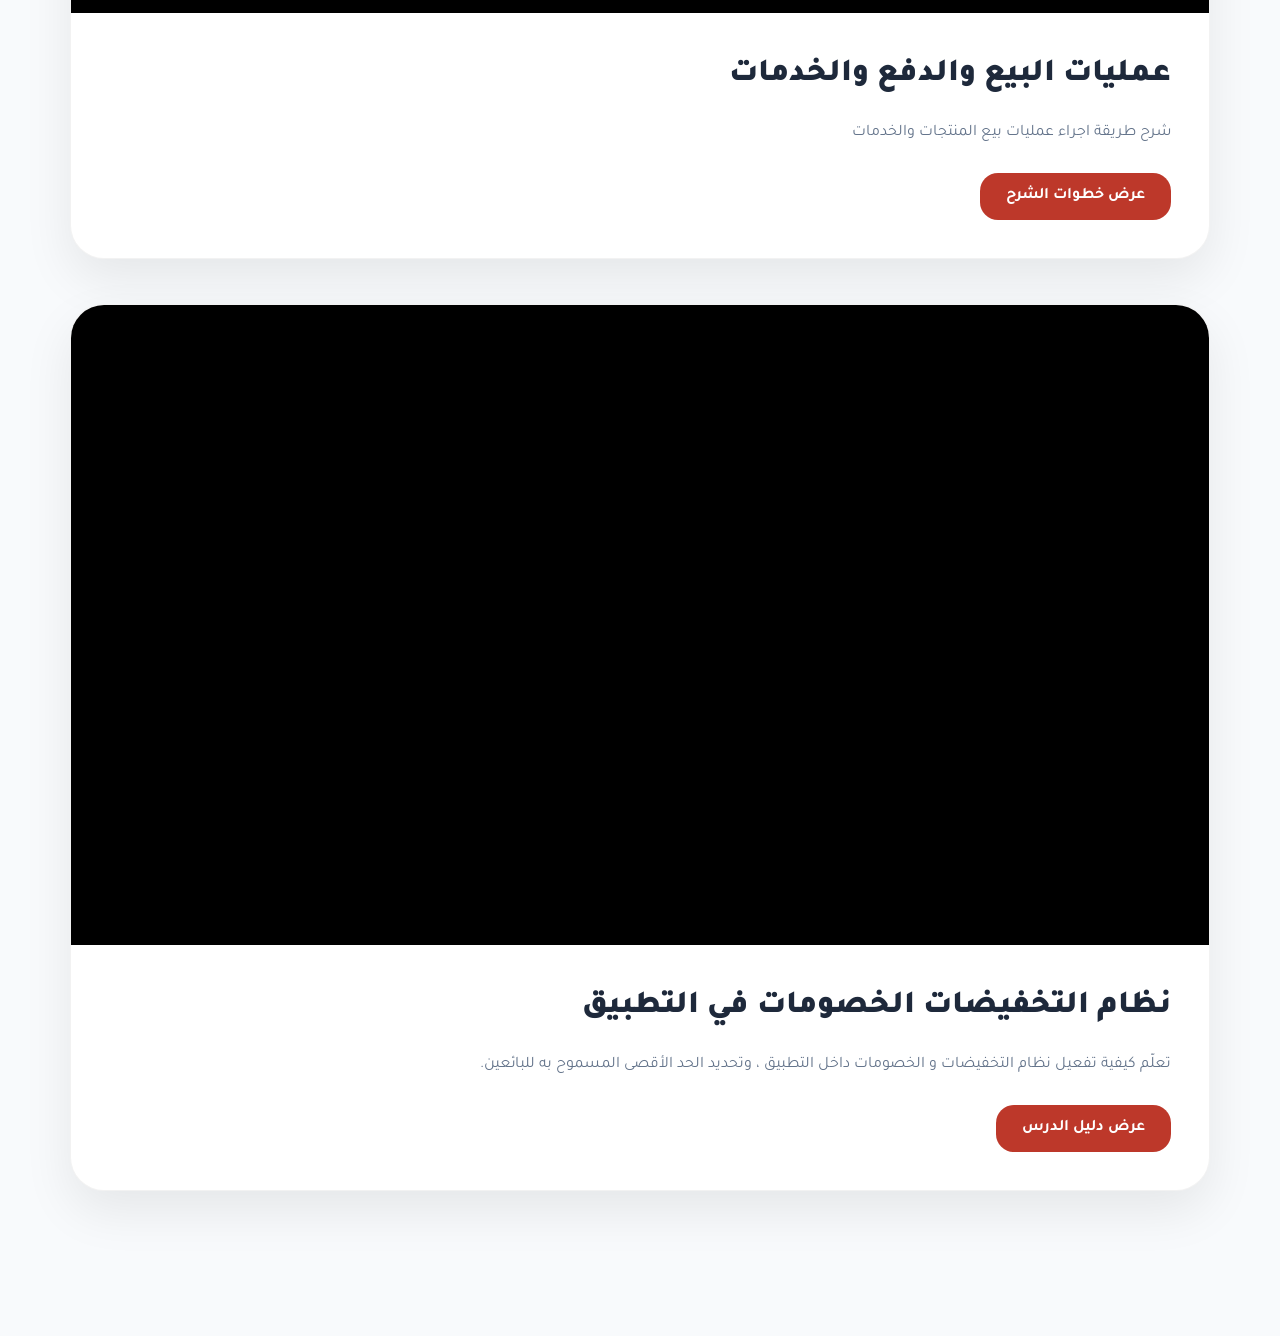
<file: tutorial/index.html>
<!DOCTYPE html>
<html lang="ar" dir="rtl">

<head>

    <meta charset="UTF-8">

    <meta name="viewport"
          content="width=device-width, initial-scale=1.0">

    <title>
        شروحات كاشيرك
    </title>

    <link rel="stylesheet"
          href="tutorial.css">

    <link rel="preconnect"
          href="https://fonts.googleapis.com">

    <link rel="preconnect"
          href="https://fonts.gstatic.com"
          crossorigin>

    <link href="https://fonts.googleapis.com/css2?family=Tajawal:wght@300;400;500;700;800;900&display=swap"
          rel="stylesheet">

</head>

<body>

    <header class="tutorial-header">

        <div class="container header-flex">

            <a href="../index.html"
               class="logo">

                كاشيرك

            </a>

            <a href="../index.html"
               class="back-btn">

                العودة للرئيسية

            </a>

        </div>

    </header>

    <section class="hero-section">

        <div class="container">

            <h1>
                فيديوهات شرح استخدام تطبيق كاشيرك
            </h1>

            <p>
                تعلم استخدام التطبيق خطوة بخطوة
                من خلال فيديوهات تعليمية مبسطة.
            </p>

        </div>

    </section>

    <section class="videos-section">

        <div class="container">

            <!-- ========================================================= -->
            <!-- VIDEO 1 -->
            <!-- ========================================================= -->

            <div class="video-card">

                <div class="video-wrapper">

                    <iframe
                        src="https://www.youtube.com/embed/ApjBHp-VCj8"
                        title="YouTube video player"
                        frameborder="0"
                        allowfullscreen>
                    </iframe>

                </div>

                <div class="video-content">

                    <h2>
                        طريقة الاعداد وانشاء الحساب في التطبيق
                    </h2>

                    <p>
                        شرح كامل لطريقة إنشاء الحساب
                        وتجهيز المتجر للعمل لأول مرة.
                    </p>

                    <button class="lesson-toggle">

                        عرض خطوات الشرح

                    </button>

                    <div class="lesson-content">

                        <p>
                            <strong>
                                تشغيل التطبيق والترحيب
                            </strong>
                        </p>

                        <ul>

                            <li>
                                عند فتح التطبيق لأول مرة،
                                تخطَّ شاشات الترحيب
                                بالضغط على التالي ثم ابدأ الآن.
                            </li>

                            <li>
                                اضغط على زر
                                ابدأ الإعداد
                                في شاشة الترحيب بالتهيئة.
                            </li>

                        </ul>

                        <p>
                            <strong>
                                تحديد نوع الحساب
                            </strong>
                        </p>

                        <ul>

                            <li>
                                مستخدم قديم:
                                لتسجيل الدخول واستعادة البيانات.
                            </li>

                            <li>
                                مستخدم جديد:
                                لإنشاء متجر جديد لأول مرة.
                            </li>

                        </ul>

                        <p>
                            <strong>
                                ضبط بيانات النشاط التجاري
                            </strong>
                        </p>

                        <ul>

                            <li>
                                تحديد نوع النشاط التجاري.
                            </li>

                            <li>
                                اختيار نوع المتجر بدقة.
                            </li>

                            <li>
                                إدخال اسم المحل والعنوان
                                وأرقام الهاتف.
                            </li>

                        </ul>

                        <p>
                            <strong>
                                معلومات المالك والأمان
                            </strong>
                        </p>

                        <ul>

                            <li>
                                إدخال الاسم والبريد الإلكتروني.
                            </li>

                            <li>
                                تعيين كلمة مرور قوية.
                            </li>

                            <li>
                                إضافة رمز PIN لتسهيل الدخول.
                            </li>

                        </ul>

                        <p>
                            <strong>
                                الموظفين والورديات
                            </strong>
                        </p>

                        <ul>

                            <li>
                                يمكنك إضافة البائعين
                                وتحديد الورديات الخاصة بهم.
                            </li>

                        </ul>

                        <p>
                            <strong>
                                إعدادات الكاشير الذكية
                            </strong>
                        </p>

                        <ul>

                            <li>
                                تفعيل الخدمات الإضافية.
                            </li>

                            <li>
                                تفعيل البيع بالدين.
                            </li>

                            <li>
                                تفعيل الربط بالدولار.
                            </li>

                        </ul>

                        <p>
                            <strong>
                                الحسابات البنكية
                            </strong>
                        </p>

                        <ul>

                            <li>
                                إضافة الحسابات البنكية الخاصة بالمحل.
                            </li>

                            <li>
                                تفعيل الفترة التجريبية المجانية.
                            </li>

                        </ul>

                    </div>

                </div>

            </div>

            <!-- ========================================================= -->
            <!-- VIDEO 2 -->
            <!-- ========================================================= -->

            <div class="video-card">

                <div class="video-wrapper">

                    <iframe
                        src="https://www.youtube.com/embed/m_QMqSwxC9k"
                        title="YouTube video player"
                        frameborder="0"
                        allowfullscreen>
                    </iframe>

                </div>

                <div class="video-content">

                    <h2>
                        شرح محتويات لوحة التحكم في التطبيق
                    </h2>

                    <p>
                        شرح شامل لأقسام الإدارة
                        والتحكم الكامل داخل التطبيق.
                    </p>

                    <button class="lesson-toggle">

                        عرض خطوات الشرح

                    </button>

                    <div class="lesson-content">

                        <p>
                            <strong>
                                لوحة التحكم
                            </strong>
                        </p>

                        <ul>

                            <li>
                                واجهة مخصصة لصاحب المتجر فقط.
                            </li>

                            <li>
                                تمنحك التحكم الكامل
                                في الحساب والمخزون والتقارير.
                            </li>

                        </ul>

                        <p>
                            <strong>
                                النظرة العامة
                            </strong>
                        </p>

                        <ul>

                            <li>
                                عرض المبيعات اليومية والشهرية.
                            </li>

                        </ul>

                        <p>
                            <strong>
                                أقسام الإدارة
                            </strong>
                        </p>

                        <ul>

                            <li>المنتجات والمخزون.</li>

                            <li>المبيعات.</li>

                            <li>الإحصائيات.</li>

                            <li>التقارير.</li>

                            <li>المصاريف.</li>

                            <li>دفتر الديون.</li>

                            <li>الموردون.</li>

                            <li>سجل المدفوعات.</li>

                            <li>أرشيف الورديات.</li>

                            <li>إدارة المستخدمين.</li>

                            <li>إعدادات الكاشير.</li>

                            <li>النسخ الاحتياطي.</li>

                            <li>الأجهزة والطابعات.</li>

                        </ul>

                    </div>

                </div>

            </div>
            <!-- ========================================================= -->
            <!-- VIDEO 3 -->
            <!-- ========================================================= -->

            <div class="video-card">

                <div class="video-wrapper">

                    <iframe
                        src="https://www.youtube.com/embed/euVmtFfFOvo"
                        title="YouTube video player"
                        frameborder="0"
                        allowfullscreen>
                    </iframe>

                </div>

                <div class="video-content">

                    <h2>
                        شرح طريقة اضافة المنتجات للتطببق 
                    </h2>

                    <p>
                        تعلم طريقة إضافة المنتجات
                        وإدارة المخزون داخل كاشيرك.
                    </p>

                    <button class="lesson-toggle">

                        عرض خطوات الشرح

                    </button>

                    <div class="lesson-content">

                        <p>
                            <strong>
                                إضافة منتج جديد
                            </strong>
                        </p>

                        <ul>

                            <li>
                                إضافة صورة المنتج.
                            </li>

                            <li>
                                كتابة اسم المنتج.
                            </li>

                            <li>
                                تصوير الباركود بالكاميرا.
                            </li>

                            <li>
                                تحديد سعر البيع وسعر الشراء.
                            </li>

                            <li>
                                تحديد الكمية الحالية.
                            </li>

                            <li>
                                ضبط تنبيه المخزون.
                            </li>

                        </ul>

                        <p>
                            <strong>
                                أدوات إدارة المخزون
                            </strong>
                        </p>

                        <ul>

                            <li>
                                تقرير جرد المخزون.
                            </li>

                            <li>
                                الاستيراد من ملف Excel.
                            </li>

                            <li>
                                التصدير إلى ملف Excel.
                            </li>

                        </ul>

                    </div>

                </div>

            </div>

            <!-- ========================================================= -->
            <!-- VIDEO 4 -->
            <!-- ========================================================= -->

            <div class="video-card">

                <div class="video-wrapper">

                    <iframe
                        src="https://www.youtube.com/embed/O58B58KB8OM"
                        title="YouTube video player"
                        frameborder="0"
                        allowfullscreen>
                    </iframe>

                </div>

                <div class="video-content">

                    <h2>
                        شرح شاشة الكاشير وخيارات البيع
                    </h2>

                    <p>
                        شرح واجهة الكاشير اليومية
                        وأدوات البيع السريع.
                    </p>

                    <button class="lesson-toggle">

                        عرض خطوات الشرح

                    </button>

                    <div class="lesson-content">

                        <p>
                            <strong>
                                شاشة الكاشير
                            </strong>
                        </p>

                        <ul>

                            <li>
                                الشاشة الرئيسية للبائعين.
                            </li>

                            <li>
                                متابعة المبيعات اليومية.
                            </li>

                        </ul>

                        <p>
                            <strong>
                                أدوات البيع
                            </strong>
                        </p>

                        <ul>

                            <li>
                                اختيار المنتجات.
                            </li>

                            <li>
                                تصوير الباركود.
                            </li>

                            <li>
                                إضافة منتج حر.
                            </li>

                            <li>
                                تعديل الكميات.
                            </li>

                            <li>
                                تحديد طريقة الدفع.
                            </li>

                        </ul>

                        <p>
                            <strong>
                                الأقسام الإضافية
                            </strong>
                        </p>

                        <ul>

                            <li>
                                الخدمات المدفوعة.
                            </li>

                            <li>
                                درج اليومية.
                            </li>

                            <li>
                                المصاريف اليومية.
                            </li>

                            <li>
                                الفواتير اليومية.
                            </li>

                            <li>
                                الآلة الحاسبة.
                            </li>

                        </ul>

                    </div>

                </div>

            </div>

            <!-- ========================================================= -->
            <!-- VIDEO 5 -->
            <!-- ========================================================= -->

            <div class="video-card">

                <div class="video-wrapper">

                    <iframe
                        src="https://www.youtube.com/embed/FfK8PdxMwao"
                        title="YouTube video player"
                        frameborder="0"
                        allowfullscreen>
                    </iframe>

                </div>

                <div class="video-content">

                    <h2>
                        عمليات البيع والدفع والخدمات
                    </h2>

                    <p>
                        شرح طريقة اجراء عمليات بيع المنتجات والخدمات
                    </p>

                    <button class="lesson-toggle">

                        عرض خطوات الشرح

                    </button>

                    <div class="lesson-content">

                        <p>
                            <strong>
                                تجهيز الفاتورة
                            </strong>
                        </p>

                        <ul>

                            <li>
                                اختيار المنتجات.
                            </li>

                            <li>
                                تصوير الباركود.
                            </li>

                            <li>
                                إضافة منتج حر.
                            </li>

                            <li>
                                تعديل الكميات.
                            </li>

                        </ul>

                        <p>
                            <strong>
                                وسائل الدفع
                            </strong>
                        </p>

                        <ul>

                            <li>
                                الدفع النقدي.
                            </li>

                            <li>
                                بنكك وفوري وماي كاشي.
                            </li>

                            <li>
                                البيع بالآجل.
                            </li>

                        </ul>

                        <p>
                            <strong>
                                التحقق من التحويلات
                            </strong>
                        </p>

                        <ul>

                            <li>
                                تصوير إشعار التحويل.
                            </li>

                            <li>
                                مطابقة قيمة التحويل تلقائياً.
                            </li>

                            <li>
                                حفظ رقم العملية البنكية.
                            </li>

                        </ul>

                        <p>
                            <strong>
                                تسجيل الخدمات
                            </strong>
                        </p>

                        <ul>

                            <li>
                                إضافة الخدمات المدفوعة.
                            </li>

                            <li>
                                تسجيل قيمة الخدمة.
                            </li>

                            <li>
                                حفظها داخل التقارير اليومية.
                            </li>

                        </ul>

                    </div>

                </div>

            </div>
            <!-- ===================================================== -->
<!-- LESSON 6 -->
<!-- ===================================================== -->

<div class="video-card">

    <div class="video-wrapper">

        <iframe
            src="https://www.youtube.com/embed/aR9nK_MwThQ"
            title="الدرس السادس - نظام الخصومات"
            allowfullscreen>
        </iframe>

    </div>

    <div class="video-content">

        <h2>
             نظام التخفيضات الخصومات في التطبيق 
        </h2>

        <p>
            تعلّم كيفية تفعيل نظام التخفيضات و الخصومات داخل التطبيق ، وتحديد الحد الأقصى المسموح به للبائعين.
        </p>

        <button class="lesson-toggle">
            عرض دليل الدرس
        </button>

        <div class="lesson-content">

            <p>
                <strong>
                    دليل الدرس السادس: نظام الخصومات وتحديد الحد الأقصى بالتطبيق
                </strong>
            </p>

            <p>
                <strong>
                    ملخص الخطوات الأساسية لإعداد وتطبيق التخفيضات والخصومات الذكية في تطبيق كاشيرك:
                </strong>
            </p>

            <p>
                <strong>
                    1. ما هي ميزة الخصومات؟
                </strong>
            </p>

            <ul>

                <li>
                    تتيح للبائعين إمكانية إجراء تخفيضات مالية لحظية على الفواتير أثناء عملية البيع والمفاوضات مع الزبائن.
                </li>

                <li>
                    تُستخدم لأهداف متعددة مثل العروض الترويجية الدورية، والمحافظة على العملاء الدائمين، أو البيع بأسعار الجملة.
                </li>

            </ul>

            <p>
                <strong>
                    2. طريقة تفعيل نظام الخصومات (للمالك والمدير)
                </strong>
            </p>

            <ul>

                <li>
                    توجه إلى لوحة التحكم ثم افتح قسم إعدادات الكاشير.
                </li>

                <li>
                    قم بتفعيل خيار نظام الخصومات.
                </li>

                <li>
                    بعد التفعيل سيظهر شريط خاص بعنوان الحد الأقصى المسموح للخصم.
                </li>

                <li>
                    حدد النسبة القصوى المسموح بها للبائعين (مثلاً 10%).
                </li>

                <li>
                    عند محاولة إدخال خصم أعلى من النسبة المحددة سيمنع النظام إتمام العملية ويعرض رسالة تحذيرية لحماية أرباح المتجر.
                </li>

            </ul>

            <p>
                <strong>
                    3. خطوات تطبيق الخصم في شاشة الكاشير (للبائع)
                </strong>
            </p>

            <ul>

                <li>
                    افتح شاشة الكاشير ثم ابدأ عملية بيع جديدة وأضف المنتجات المطلوبة.
                </li>

                <li>
                    سيظهر خيار جديد باسم "تخفيض" ضمن أدوات الفاتورة.
                </li>

                <li>
                    عند الضغط عليه تظهر شاشة توضح السعر الأصلي للفاتورة والحد المسموح للخصم والمبلغ الفعلي الذي تمثله نسبة التخفيض.
                </li>

                <li>
                    أدخل قيمة الخصم المطلوبة ضمن الحدود المسموح بها.
                </li>

                <li>
                    قم بكتابة سبب التخفيض في الحقل المخصص مثل:
                    زبون دائم، بيع بالجملة، عرض ترويجي، بضاعة متنوعة أو أي سبب آخر.
                </li>

            </ul>

            <p>
                <strong>
                    4. إتمام المعاملة والأرشفة المالية
                </strong>
            </p>

            <ul>

                <li>
                    بعد تأكيد الخصم يقوم النظام بحساب المبلغ النهائي تلقائياً.
                </li>

                <li>
                    اختر طريقة الدفع المناسبة (كاش، بنكك، فوري أو أي وسيلة أخرى).
                </li>

                <li>
                    قم بتأكيد البيع لإكمال العملية بشكل نهائي.
                </li>

                <li>
                    عند مراجعة الفاتورة أو طباعتها سيظهر السعر الأصلي وقيمة الخصم والمبلغ النهائي بعد التخفيض.
                </li>

                <li>
                    يتم حفظ جميع تفاصيل العملية وأسباب الخصم داخل أرشيف الفواتير والمبيعات للرجوع إليها أثناء المراجعات والجرد المالي.
                </li>

            </ul>

        </div>

    </div>

</div>
            
        </div>

    </section>

    <script src="tutorial.js"></script>

</body>

</html>
</file>
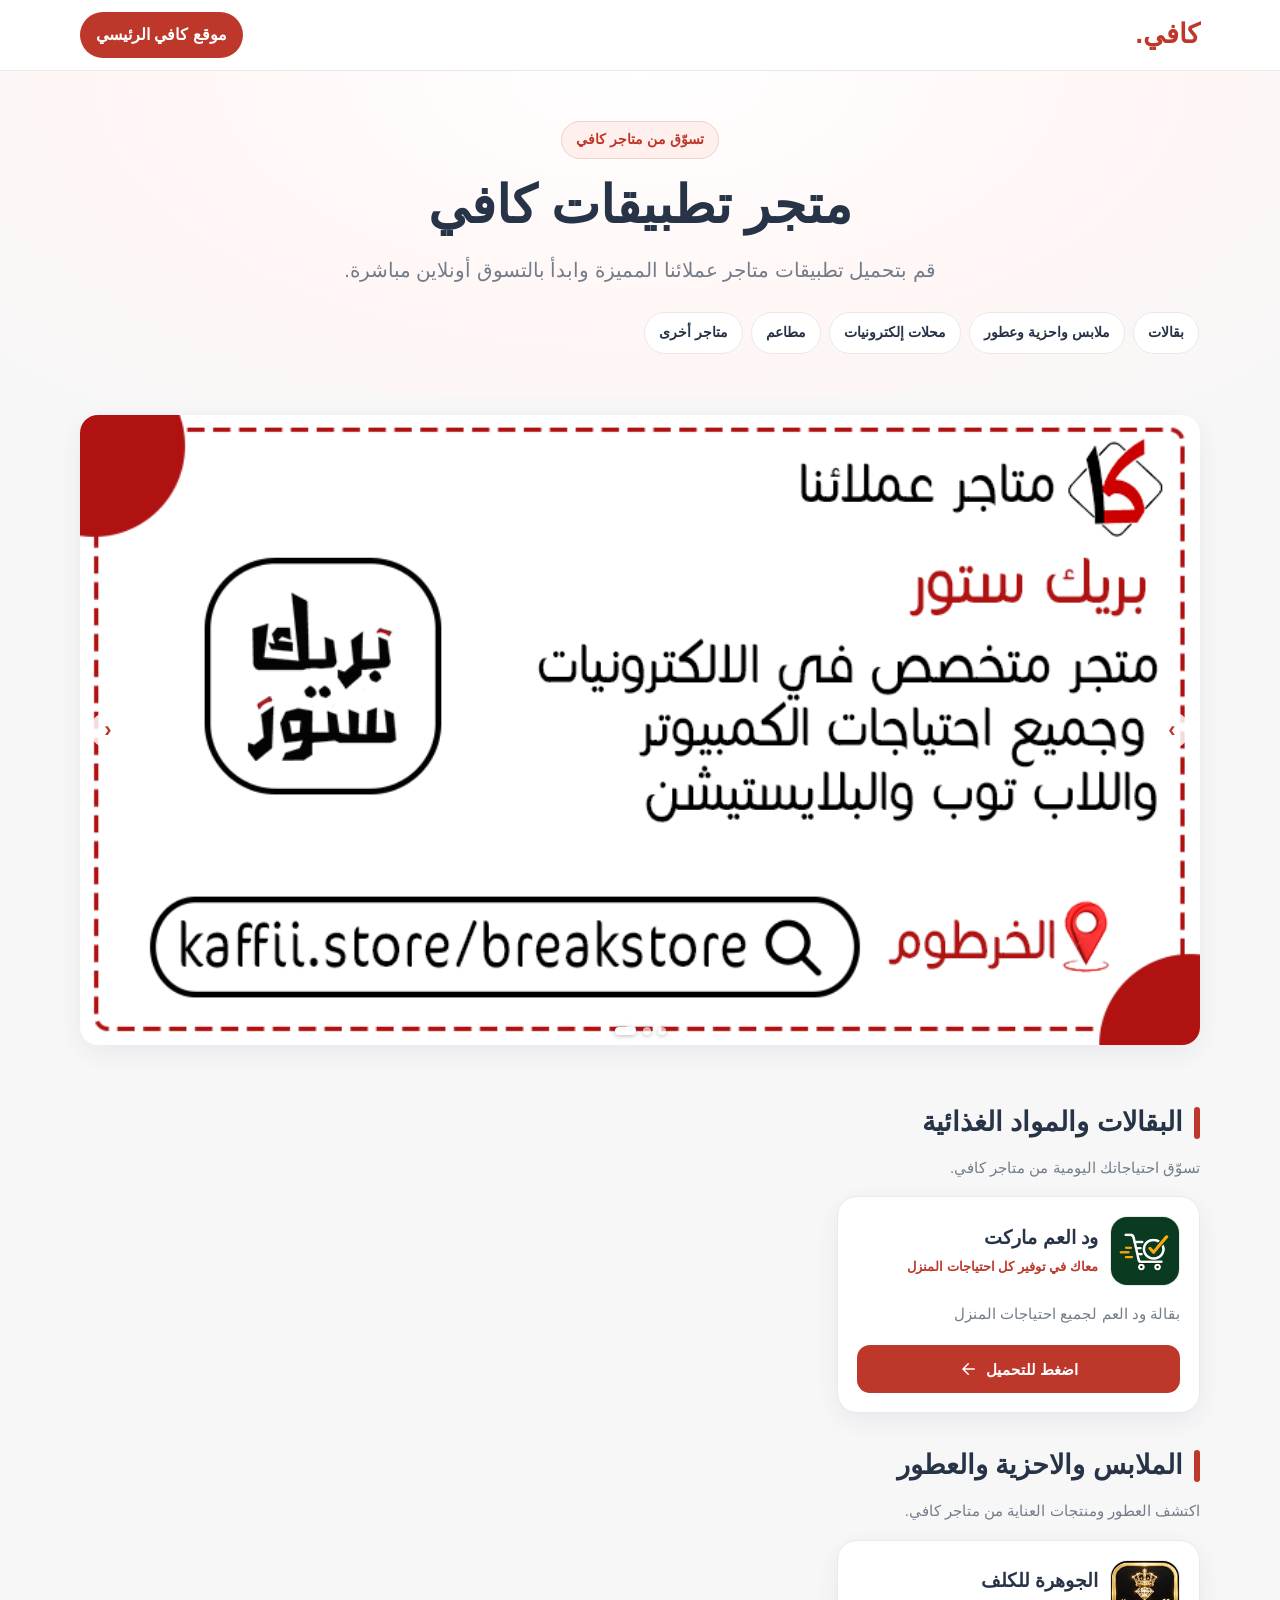
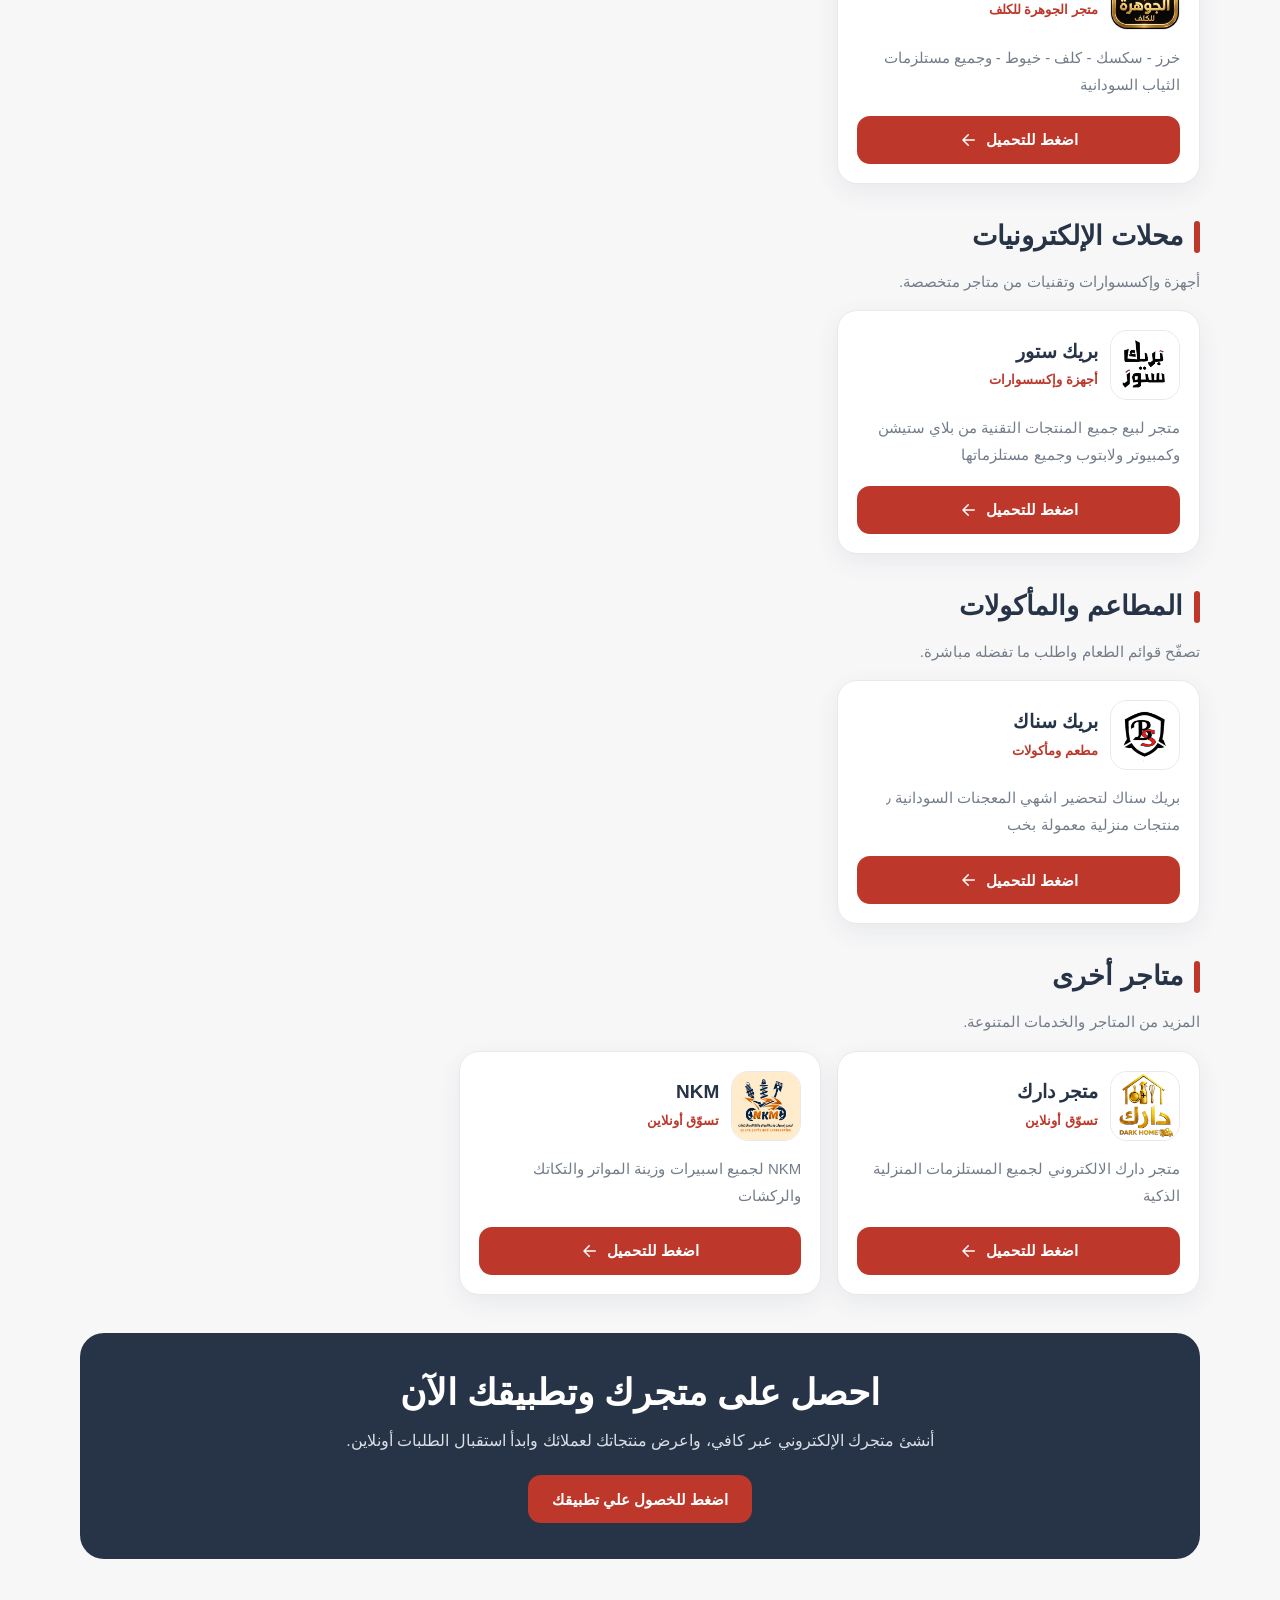
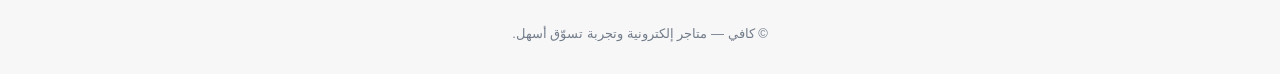
<file: appstore.html>
<!doctype html>
<html lang="ar" dir="rtl">
<head>
<meta charset="utf-8">
<meta name="viewport" content="width=device-width,initial-scale=1">
<meta name="theme-color" content="#bd382a">
<meta name="description" content="متجر تطبيقات كافي — حمّل تطبيقات متاجر عملائنا المميزة وتسوق أونلاين مباشرة.">
<title>متجر تطبيقات كافي</title>
<style>
:root{--brand:#bd382a;--brand-dark:#a52d23;--ink:#273447;--muted:#737d8a;--bg:#f7f7f8;--line:#e9e9ed;--soft:#fff0ee;--shadow:0 8px 24px rgba(39,52,71,.07)}
*{box-sizing:border-box}html{scroll-behavior:smooth;scroll-padding-top:18px;-webkit-text-size-adjust:100%}
body{margin:0;background:var(--bg);color:var(--ink);font-family:"Tajawal","Cairo",Tahoma,Arial,sans-serif;line-height:1.7;overflow-wrap:anywhere}img{max-width:100%}a{color:inherit;-webkit-tap-highlight-color:transparent}
.container{width:min(1120px,calc(100% - 32px));margin-inline:auto}
header{background:#fff;border-bottom:1px solid var(--line)}.nav{min-height:70px;display:flex;align-items:center;justify-content:space-between;gap:12px}.logo{font-size:27px;font-weight:900;color:var(--brand);text-decoration:none;white-space:nowrap}
.nav-link,.button{background:var(--brand);color:#fff;text-decoration:none;font-weight:900;border-radius:13px;display:inline-flex;align-items:center;justify-content:center;gap:8px;transition:background .2s,transform .2s}.nav-link{padding:9px 16px;border-radius:99px;white-space:nowrap}.nav-link:hover,.button:hover{background:var(--brand-dark);transform:translateY(-1px)}
.hero{text-align:center;padding:50px 0 34px;background:radial-gradient(ellipse at top,#fff 0%,#fff6f5 58%,var(--bg) 100%)}.eyebrow{display:inline-block;padding:6px 14px;border:1px solid #f0d0cc;border-radius:99px;background:var(--soft);color:var(--brand);font-size:14px;font-weight:800;margin-bottom:13px}.hero h1{font-size:clamp(32px,5vw,52px);line-height:1.3;margin:0;font-weight:900}.hero p{max-width:690px;margin:14px auto 0;color:var(--muted);font-size:clamp(16px,2vw,20px)}
.categories{display:flex;justify-content:flex-start;flex-wrap:nowrap;gap:8px;margin-top:23px;padding:2px 1px 9px;overflow-x:auto;overscroll-behavior-inline:contain;scrollbar-width:thin}.categories a{flex:0 0 auto;background:#fff;border:1px solid var(--line);border-radius:99px;padding:8px 14px;text-decoration:none;font-weight:800;font-size:14px;white-space:nowrap}.categories a:hover,.categories a:focus-visible{border-color:var(--brand);color:var(--brand)}
main{padding:10px 0 42px}.category{margin:25px 0 34px;scroll-margin-top:18px}.heading{display:flex;align-items:center;gap:11px;font-size:clamp(22px,3vw,27px);line-height:1.4;font-weight:900;margin:0 0 13px}.heading:before{content:"";height:32px;width:6px;background:var(--brand);border-radius:8px;flex:0 0 6px}.section-desc{color:var(--muted);margin:0 0 16px;font-size:15px}
.grid{display:grid;grid-template-columns:repeat(3,minmax(0,1fr));gap:16px;align-items:stretch}.card{background:#fff;border:1px solid var(--line);border-radius:20px;padding:19px;box-shadow:var(--shadow);display:flex;flex-direction:column;min-width:0;transition:transform .2s,box-shadow .2s}.card:hover{transform:translateY(-2px);box-shadow:0 13px 30px rgba(39,52,71,.11)}
.app-top{display:flex;align-items:center;gap:12px;min-width:0}.app-icon{width:70px;height:70px;flex:0 0 70px;object-fit:cover;border:1px solid var(--line);border-radius:17px;background:#f2f2f4}.app-top>div{min-width:0}.app-title{font-size:19px;line-height:1.4;font-weight:900;margin:0;overflow-wrap:anywhere}.app-type{font-size:13px;color:var(--brand);font-weight:800;margin-top:4px}.desc{color:var(--muted);font-size:15px;line-height:1.8;margin:14px 0 18px;flex:1}.button{width:100%;min-height:48px;padding:11px 14px;text-align:center;font-size:15px;line-height:1.45}.button svg{width:18px;height:18px;flex:0 0 18px}
.cta{margin-top:38px;padding:36px 22px;text-align:center;background:var(--ink);color:#fff;border-radius:24px}.cta h2{font-size:clamp(25px,4vw,36px);line-height:1.35;font-weight:900;margin:0}.cta p{color:#d9dee5;max-width:620px;margin:10px auto 21px}.cta .button{width:auto;min-width:220px;padding-inline:24px}footer{text-align:center;color:var(--muted);font-size:13px;padding:22px 12px 28px}

/* سلايدر الإعلانات بين قائمة الأقسام وتصنيفات المتاجر */
.ad-slider{position:relative;margin:18px auto 24px;overflow:hidden;border-radius:18px;background:#eee;box-shadow:var(--shadow);isolation:isolate}
.ad-slider-track{display:flex;direction:ltr;transition:transform .55s ease;will-change:transform}
.ad-slide{display:block;flex:0 0 100%;width:100%;aspect-ratio:16/9;overflow:hidden}
.ad-slide img{display:block;width:100%;height:100%;object-fit:cover}
.ad-slider-dots{position:absolute;inset:auto 0 10px;display:flex;justify-content:center;gap:7px;direction:ltr}
.ad-slider-dot{width:8px;height:8px;padding:0;border:0;border-radius:50%;background:rgba(255,255,255,.65);box-shadow:0 1px 5px #3335;cursor:pointer}
.ad-slider-dot[aria-current="true"]{width:21px;border-radius:99px;background:#fff}
.ad-slider-arrow{position:absolute;top:50%;transform:translateY(-50%);width:36px;height:36px;border:0;border-radius:50%;background:#ffffffd9;color:var(--brand);font-size:22px;font-weight:900;display:grid;place-items:center;cursor:pointer}
.ad-slider-prev{left:10px}.ad-slider-next{right:10px}
@media(max-width:600px){.ad-slider{margin:13px auto 19px;border-radius:13px}.ad-slider-dots{bottom:6px}.ad-slider-arrow{width:30px;height:30px;font-size:19px}.ad-slider-prev{left:7px}.ad-slider-next{right:7px}}
@media(prefers-reduced-motion:reduce){.ad-slider-track{transition:none}}

@media(max-width:900px){.container{width:calc(100% - 30px)}.hero{padding:42px 0 29px}.grid{grid-template-columns:repeat(2,minmax(0,1fr));gap:13px}.card{padding:17px}.app-icon{width:64px;height:64px;flex-basis:64px}}
@media(max-width:600px){
.container{width:calc(100% - 24px)}.nav{min-height:62px;gap:8px}.logo{font-size:23px}.nav-link{font-size:12px;padding:8px 11px}
.hero{padding:33px 0 22px}.eyebrow{font-size:12px;padding:5px 11px;margin-bottom:10px}.hero h1{font-size:clamp(29px,8.5vw,37px);line-height:1.35;letter-spacing:0}.hero p{font-size:15px;line-height:1.9;margin-top:11px;max-width:360px}
.categories{margin-top:17px;gap:7px;padding-bottom:8px}.categories a{font-size:13px;padding:7px 12px}
main{padding-top:4px;padding-bottom:28px}.category{margin:23px 0 29px}.heading{font-size:21px;gap:9px;margin-bottom:10px;line-height:1.5}.heading:before{height:28px;width:5px;flex-basis:5px}.section-desc{font-size:13px;line-height:1.8;margin-bottom:13px}
.grid{grid-template-columns:minmax(0,1fr);gap:12px}.card{padding:15px;border-radius:17px;box-shadow:0 5px 17px rgba(39,52,71,.055)}.app-top{gap:11px;align-items:center}.app-icon{width:61px;height:61px;flex-basis:61px;border-radius:15px}.app-title{font-size:17px;line-height:1.45}.app-type{font-size:12px;line-height:1.6}.desc{font-size:14px;line-height:1.8;margin:12px 0 15px}.button{min-height:47px;font-size:14px;border-radius:12px}
.cta{margin-top:30px;padding:28px 17px;border-radius:20px}.cta h2{font-size:25px;line-height:1.45}.cta p{font-size:14px;line-height:1.9;margin:9px auto 18px}.cta .button{width:100%;min-width:0}footer{font-size:12px;padding:19px 10px 24px}
}
@media(max-width:360px){.container{width:calc(100% - 20px)}.logo{font-size:21px}.nav-link{font-size:11px;padding:7px 9px}.hero h1{font-size:28px}.app-icon{width:55px;height:55px;flex-basis:55px}.app-title{font-size:16px}.card{padding:13px}}
@media(prefers-reduced-motion:reduce){html{scroll-behavior:auto}*,*::before,*::after{transition:none!important}}
</style>
</head>
<body>
<header><div class="container nav"><a class="logo" href="https://www.kaffii-sd.com">كافي<span aria-hidden="true">.</span></a><a class="nav-link" href="https://www.kaffii-sd.com">موقع كافي الرئيسي</a></div></header>
<section class="hero"><div class="container">
<span class="eyebrow">تسوّق من متاجر كافي</span>
<h1>متجر تطبيقات كافي</h1>
<p>قم بتحميل تطبيقات متاجر عملائنا المميزة وابدأ بالتسوق أونلاين مباشرة.</p>
<nav class="categories" aria-label="تصنيفات المتاجر"><a href="#groceries">بقالات</a><a href="#perfumes">ملابس واحزية وعطور</a><a href="#electronics">محلات إلكترونيات</a><a href="#restaurants">مطاعم</a><a href="#other">متاجر أخرى</a></nav>
</div></section>
<section class="container" aria-label="الإعلانات والعروض">
  <div class="ad-slider" id="adSlider" aria-roledescription="carousel" aria-label="إعلانات المتاجر">
    <div class="ad-slider-track" id="adSliderTrack">
      <a class="ad-slide" href="#groceries" aria-label="الإعلان الأول"><img src="slider/slider1.png" alt="إعلان المتجر الأول" loading="eager"></a>
      <a class="ad-slide" href="#perfumes" aria-label="الإعلان الثاني"><img src="slider/slider2.png" alt="إعلان المتجر الثاني" loading="lazy"></a>
      <a class="ad-slide" href="#electronics" aria-label="الإعلان الثالث"><img src="slider/slider3.png" alt="إعلان المتجر الثالث" loading="lazy"></a>
      <a class="ad-slide" href="#electronics" aria-label="الإعلان الرابع"><img src="slider/slider4.png" alt="إعلان المتجر الرابع" loading="lazy"></a>
      <a class="ad-slide" href="#electronics" aria-label="الإعلان الخامس"><img src="slider/slider5.png" alt="إعلان المتجر الخامس" loading="lazy"></a>
        <a class="ad-slide" href="#electronics" aria-label="الإعلان السادس"><img src="slider/slider6.png" alt="إعلان المتجر السادس" loading="lazy"></a>
    </div>
    
    <button class="ad-slider-arrow ad-slider-prev" type="button" aria-label="الإعلان السابق">‹</button>
    <button class="ad-slider-arrow ad-slider-next" type="button" aria-label="الإعلان التالي">›</button>
    <div class="ad-slider-dots" aria-label="اختيار الإعلان">
      <button class="ad-slider-dot" type="button" aria-label="الإعلان الأول" aria-current="true"></button>
      <button class="ad-slider-dot" type="button" aria-label="الإعلان الثاني" aria-current="false"></button>
      <button class="ad-slider-dot" type="button" aria-label="الإعلان الثالث" aria-current="false"></button>
    </div>
  </div>
</section>
<main class="container">
<!-- البنية: section.category = قسم رئيسي/تصنيف. article.card = كرت متجر أو تطبيق داخل التصنيف. لإضافة متجر انسخ كرت article.card داخل grid للتصنيف المناسب، ثم حدّث src للأيقونة والاسم والوصف ورابط href فقط. -->
<section class="category" id="groceries"><h2 class="heading">البقالات والمواد الغذائية</h2><p class="section-desc">تسوّق احتياجاتك اليومية من متاجر كافي.</p><div class="grid">
<!-- أيقونة البقالة: icons/grocery-store.png | رابط المتجر: عدّل href في زر الزيارة -->
<article class="card"><div class="app-top"><img class="app-icon" src="icons/wad_alam.png" alt="أيقونة متجر البقالة"><div><h3 class="app-title"> ود العم ماركت</h3><div class="app-type"> معاك في توفير كل احتياجات المنزل</div></div></div><p class="desc">بقالة ود العم لجميع احتياجات المنزل </p><a class="button" href="https://github.com/breakstor/kaffii-apps/releases/download/Wad_alam/wad_alam.apk" target="_blank" rel="noopener">اضغط للتحميل <svg viewBox="0 0 24 24" fill="none" aria-hidden="true"><path d="M19 12H5M11 5l-7 7 7 7" stroke="currentColor" stroke-width="2" stroke-linecap="round" stroke-linejoin="round"/></svg></a></article>
</div></section>
<section class="category" id="perfumes"><h2 class="heading">الملابس والاحزية والعطور</h2><p class="section-desc">اكتشف العطور ومنتجات العناية من متاجر كافي.</p><div class="grid">
<!-- أيقونة العطور: icons/perfume-store.png | رابط المتجر: عدّل href في زر الزيارة -->
<article class="card"><div class="app-top"><img class="app-icon" src="icons/gawhra.png" alt="أيقونة متجر العطور"><div><h3 class="app-title">الجوهرة للكلف</h3><div class="app-type">متجر الجوهرة للكلف </div></div></div><p class="desc">خرز - سكسك - كلف - خيوط - وجميع مستلزمات الثياب السودانية </p><a class="button" href="https://github.com/breakstor/kaffii-apps/releases/download/gawhra/gawhara.apk" target="_blank" rel="noopener">اضغط للتحميل <svg viewBox="0 0 24 24" fill="none" aria-hidden="true"><path d="M19 12H5M11 5l-7 7 7 7" stroke="currentColor" stroke-width="2" stroke-linecap="round" stroke-linejoin="round"/></svg></a></article>
</div></section>
<section class="category" id="electronics"><h2 class="heading">محلات الإلكترونيات</h2><p class="section-desc">أجهزة وإكسسوارات وتقنيات من متاجر متخصصة.</p><div class="grid">
<!-- أيقونة الإلكترونيات: icons/electronics-store.png | رابط المتجر: عدّل href في زر الزيارة -->
<article class="card"><div class="app-top"><img class="app-icon" src="icons/break_store.png" alt="أيقونة متجر الإلكترونيات"><div><h3 class="app-title"> بريك ستور </h3><div class="app-type">أجهزة وإكسسوارات</div></div></div><p class="desc">متجر لبيع جميع المنتجات التقنية من بلاي ستيشن وكمبيوتر ولابتوب وجميع مستلزماتها</p><a class="button" href="https://github.com/breakstor/kaffii-apps/releases/download/Break_store/Break_Store.apk" target="_blank" rel="noopener">اضغط للتحميل <svg viewBox="0 0 24 24" fill="none" aria-hidden="true"><path d="M19 12H5M11 5l-7 7 7 7" stroke="currentColor" stroke-width="2" stroke-linecap="round" stroke-linejoin="round"/></svg></a></article>
</div></section>
<section class="category" id="restaurants"><h2 class="heading">المطاعم والمأكولات</h2><p class="section-desc">تصفّح قوائم الطعام واطلب ما تفضله مباشرة.</p><div class="grid">
<!-- أيقونة المطعم: icons/restaurant.png | رابط المتجر: عدّل href في زر الطلب -->
<article class="card"><div class="app-top"><img class="app-icon" src="icons/Break_Snack.png" alt="أيقونة المطعم"><div><h3 class="app-title">بريك سناك</h3><div class="app-type">مطعم ومأكولات</div></div></div><p class="desc">بريك سناك لتحضير اشهي المعجنات السودانية ٫ منتجات منزلية معمولة بخب </p><a class="button" href="https://github.com/breakstor/kaffii-apps/releases/download/Break_Snack/Break_Snack.apk" target="_blank" rel="noopener">اضغط للتحميل <svg viewBox="0 0 24 24" fill="none" aria-hidden="true"><path d="M19 12H5M11 5l-7 7 7 7" stroke="currentColor" stroke-width="2" stroke-linecap="round" stroke-linejoin="round"/></svg></a></article>
</div></section>
<section class="category" id="other"><h2 class="heading">متاجر أخرى</h2><p class="section-desc">المزيد من المتاجر والخدمات المتنوعة.</p><div class="grid">
<!-- أيقونة المتجر الآخر: icons/other-store.png | رابط المتجر: عدّل href في زر الزيارة -->
<article class="card"><div class="app-top"><img class="app-icon" src="icons/Dark_store.png" alt="أيقونة متجر"><div><h3 class="app-title">متجر دارك </h3><div class="app-type">تسوّق أونلاين</div></div></div><p class="desc">متجر دارك الالكتروني لجميع المستلزمات المنزلية الذكية </p><a class="button" href="https://github.com/breakstor/kaffii-apps/releases/download/dark_store/Dark_store.apk" target="_blank" rel="noopener">اضغط للتحميل <svg viewBox="0 0 24 24" fill="none" aria-hidden="true"><path d="M19 12H5M11 5l-7 7 7 7" stroke="currentColor" stroke-width="2" stroke-linecap="round" stroke-linejoin="round"/></svg></a></article>
<article class="card"><div class="app-top"><img class="app-icon" src="icons/nkm.png" alt="أيقونة متجر"><div><h3 class="app-title">NKM</h3><div class="app-type">تسوّق أونلاين</div></div></div><p class="desc">NKM لجميع اسبيرات وزينة المواتر والتكاتك والركشات</p><a class="button" href="https://github.com/breakstor/kaffii-apps/releases/download/NKM/NKM.apk" target="_blank" rel="noopener">اضغط للتحميل <svg viewBox="0 0 24 24" fill="none" aria-hidden="true"><path d="M19 12H5M11 5l-7 7 7 7" stroke="currentColor" stroke-width="2" stroke-linecap="round" stroke-linejoin="round"/></svg></a></article>
</div></section>
<section class="cta"><h2>احصل على متجرك وتطبيقك الآن</h2><p>أنشئ متجرك الإلكتروني عبر كافي، واعرض منتجاتك لعملائك وابدأ استقبال الطلبات أونلاين.</p><a class="button" href="https://www.kaffii-sd.com" target="_blank" rel="noopener">اضغط للخصول علي تطبيقك</a></section>
</main>
<footer>© كافي — متاجر إلكترونية وتجربة تسوّق أسهل.</footer>

<script>
(() => {
  const slider = document.getElementById('adSlider');
  if (!slider) return;
  const track = document.getElementById('adSliderTrack');
  const slides = Array.from(track.querySelectorAll('.ad-slide'));
  const dots = Array.from(slider.querySelectorAll('.ad-slider-dot'));
  const prev = slider.querySelector('.ad-slider-prev');
  const next = slider.querySelector('.ad-slider-next');
  let index = 0, timer;
  const show = n => {
    index = (n + slides.length) % slides.length;
    track.style.transform = `translateX(-${index * 100}%)`;
    dots.forEach((dot, i) => dot.setAttribute('aria-current', String(i === index)));
  };
  const stop = () => { if (timer) clearInterval(timer); };
  const start = () => { stop(); timer = setInterval(() => show(index + 1), 4500); };
  prev.addEventListener('click', () => { show(index - 1); start(); });
  next.addEventListener('click', () => { show(index + 1); start(); });
  dots.forEach((dot, i) => dot.addEventListener('click', () => { show(i); start(); }));
  slider.addEventListener('mouseenter', stop);
  slider.addEventListener('mouseleave', start);
  slider.addEventListener('focusin', stop);
  slider.addEventListener('focusout', start);
  document.addEventListener('visibilitychange', () => document.hidden ? stop() : start());
  show(0); start();
})();
</script>

</body></html>
</file>
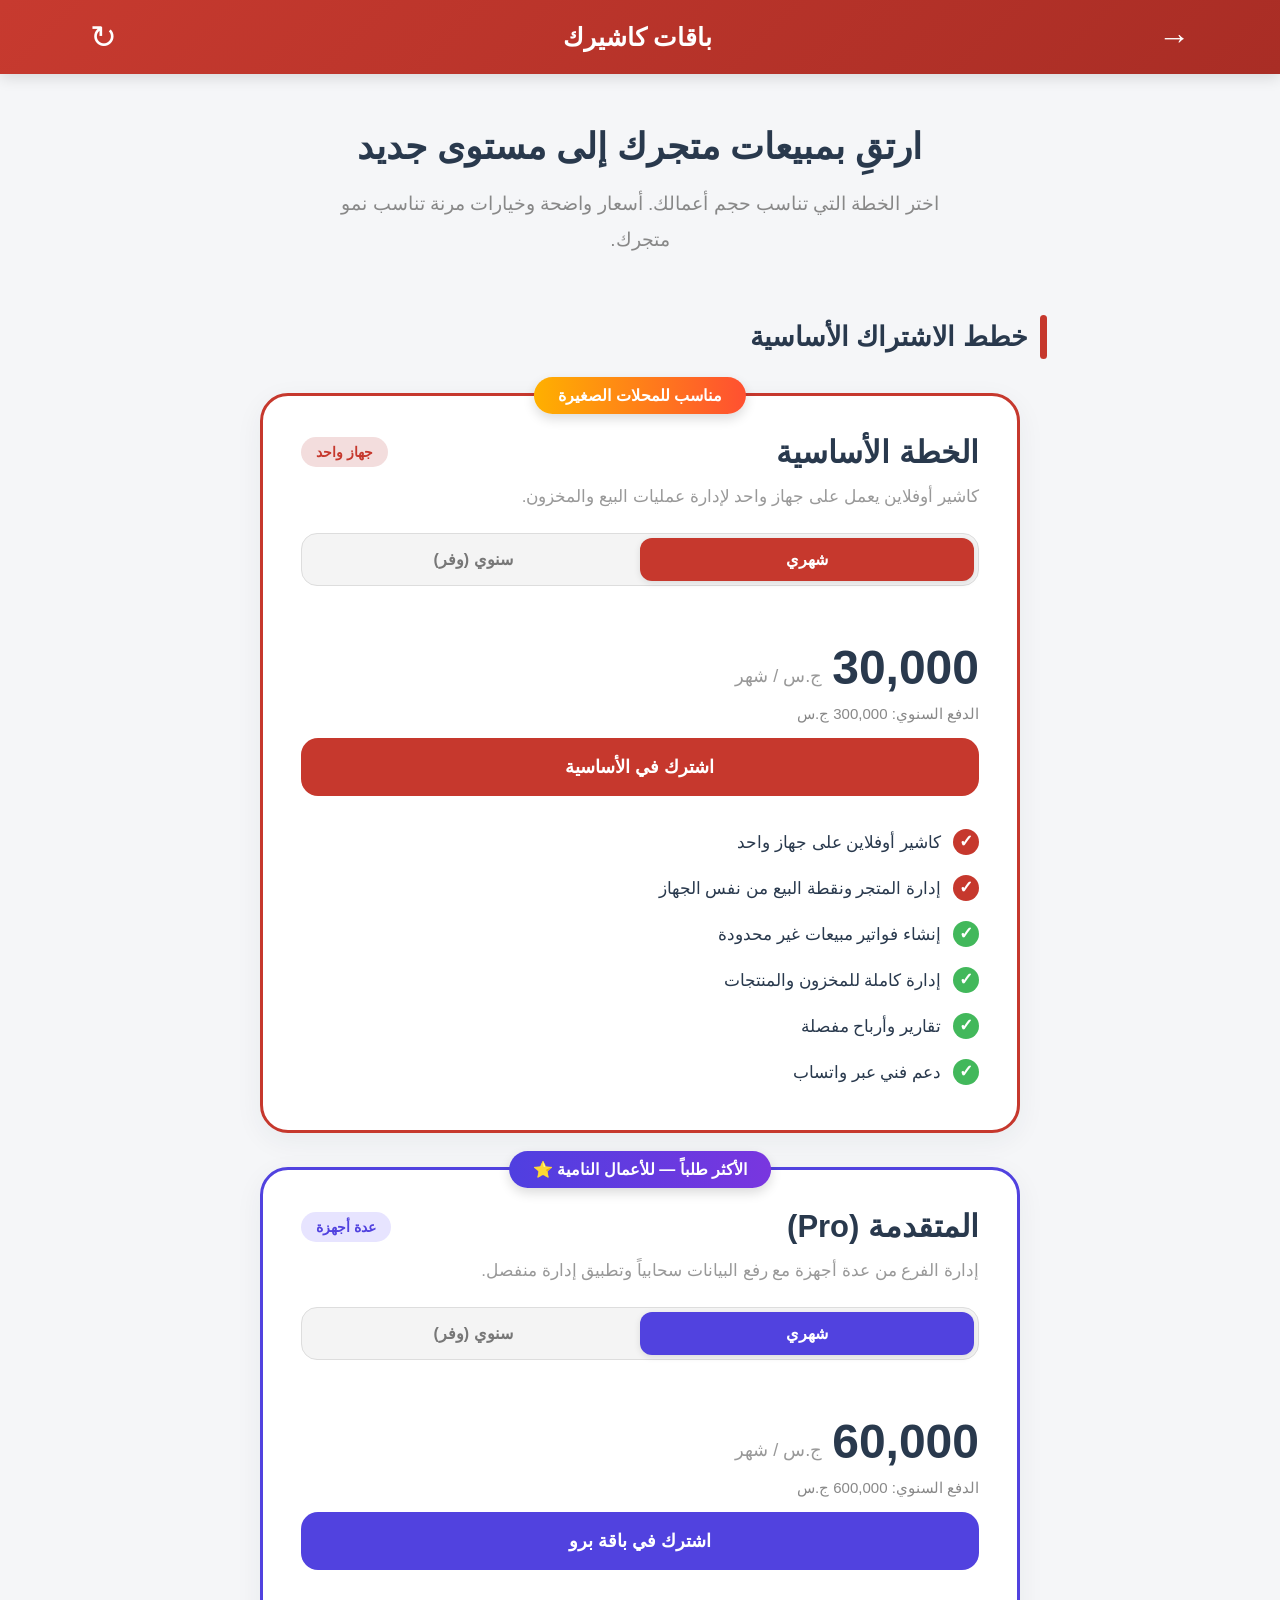
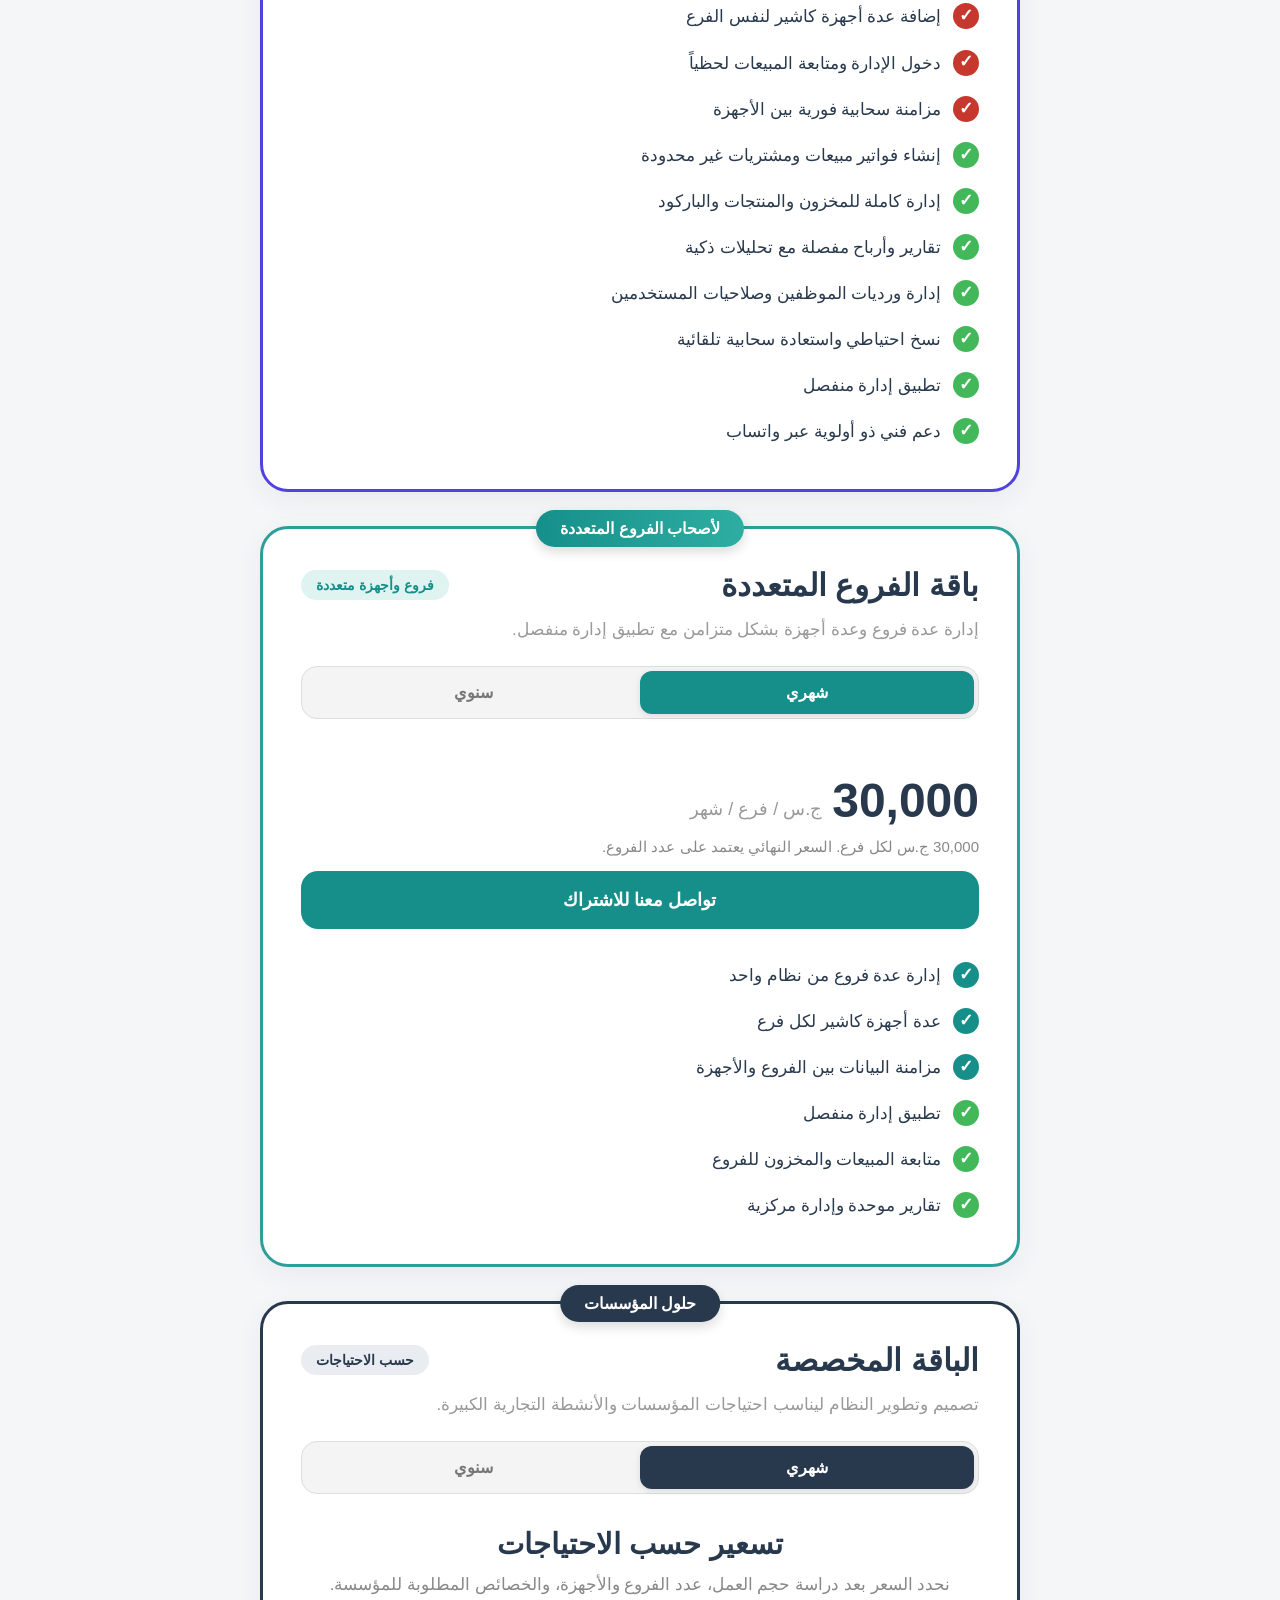
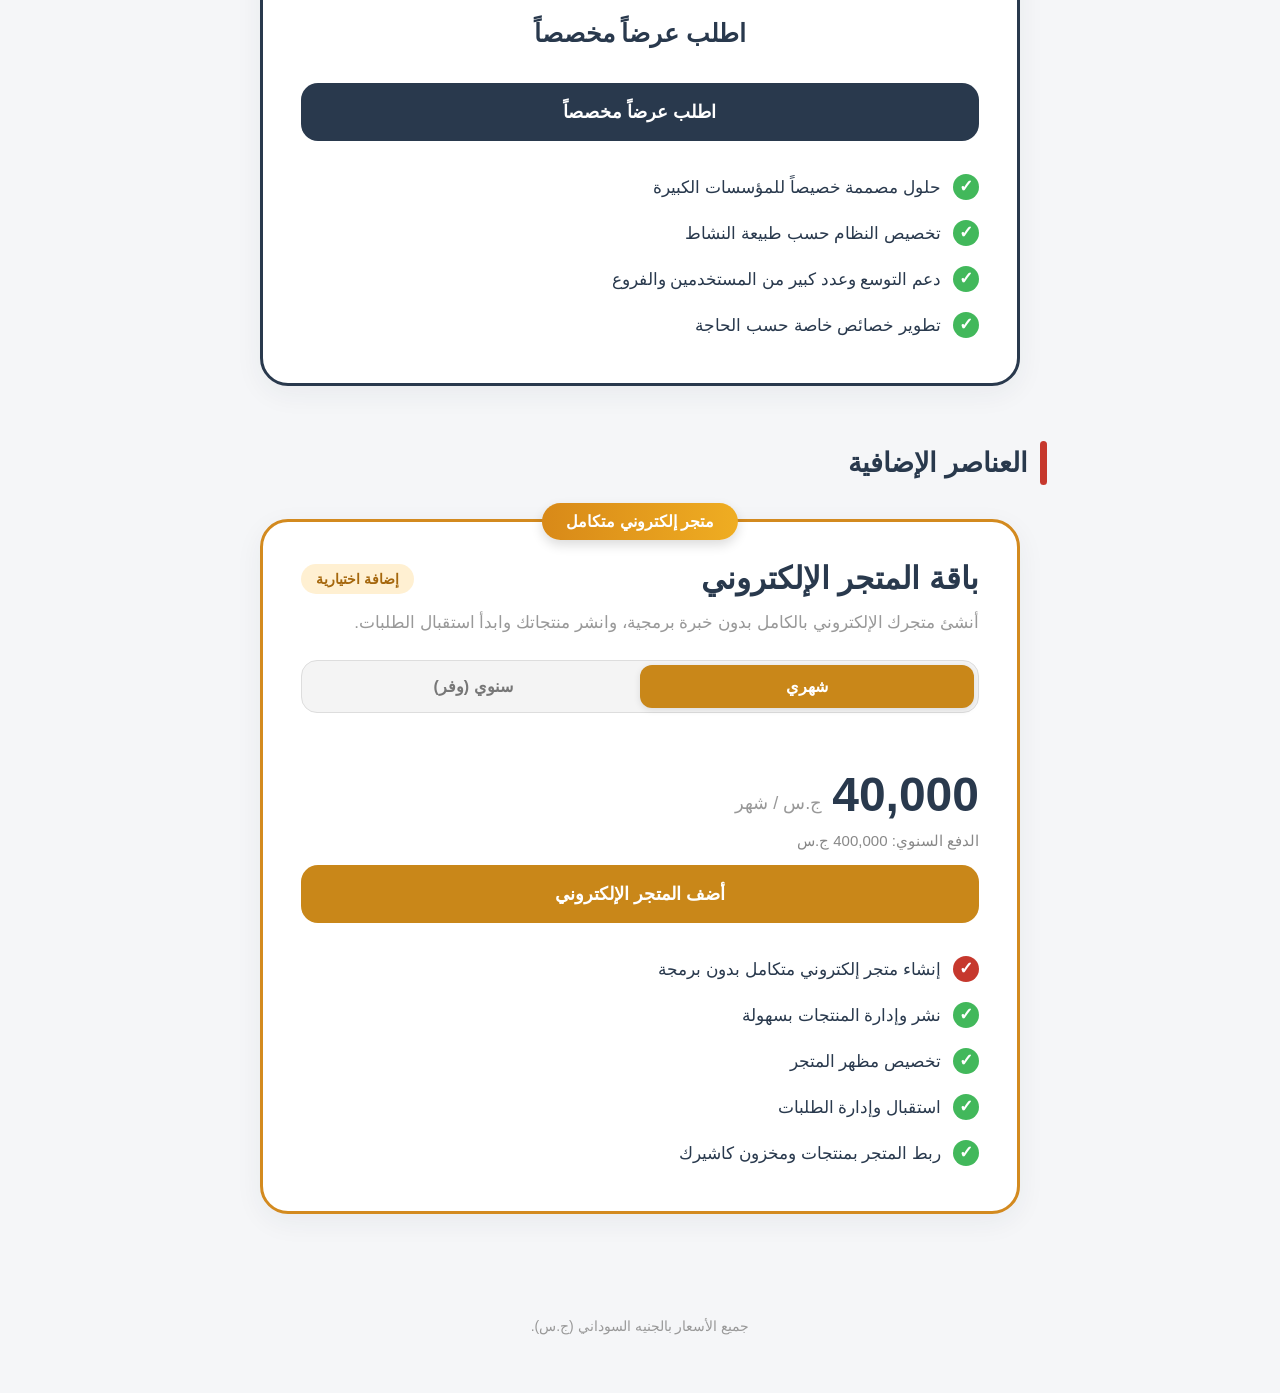
<file: pricing.html>
<!DOCTYPE html>
<html lang="ar" dir="rtl">
<head>
    <meta charset="UTF-8">
    <meta name="viewport" content="width=device-width, initial-scale=1.0">
    <title>باقات كاشيرك</title>
    <style>
        :root{
            --red:#c6382d;
            --red-dark:#a92d25;
            --navy:#29394d;
            --purple:#5142df;
            --green:#42b85b;
            --text:#29394d;
            --muted:#8b8b8b;
            --bg:#f5f6f8;
            --white:#fff;
            --border:#e7e7e7;
        }

        *{box-sizing:border-box}

        body{
            margin:0;
            font-family:"Tajawal","Arial",sans-serif;
            background:var(--bg);
            color:var(--text);
        }

        .topbar{
            height:74px;
            background:linear-gradient(135deg,#c73a2f,#a92d25);
            color:#fff;
            display:flex;
            align-items:center;
            justify-content:center;
            position:sticky;
            top:0;
            z-index:20;
            box-shadow:0 4px 14px rgba(0,0,0,.12);
        }

        .topbar-inner{
            width:min(1100px,92%);
            display:flex;
            align-items:center;
            justify-content:space-between;
        }

        .topbar h1{
            font-size:25px;
            margin:0;
            font-weight:800;
        }

        .top-icon{
            color:#fff;
            text-decoration:none;
            font-size:32px;
            line-height:1;
        }

        .hero{
            text-align:center;
            padding:48px 20px 28px;
        }

        .hero h2{
            margin:0 0 14px;
            font-size:36px;
            line-height:1.4;
            font-weight:900;
        }

        .hero p{
            margin:0 auto;
            max-width:650px;
            color:#888;
            font-size:19px;
            line-height:1.9;
        }

        .section-title{
            display:flex;
            align-items:center;
            gap:12px;
            max-width:850px;
            margin:28px auto 34px;
            padding:0 18px;
            font-size:27px;
            font-weight:900;
        }

        .section-title::before{
            content:"";
            width:7px;
            height:44px;
            border-radius:8px;
            background:var(--red);
            flex:none;
        }

        .pricing-list{
            width:min(760px,92%);
            margin:0 auto 55px;
        }

        .plan{
            background:#fff;
            border:3px solid var(--red);
            border-radius:28px;
            padding:28px 38px 34px;
            margin-bottom:34px;
            box-shadow:0 8px 28px rgba(35,48,64,.06);
            position:relative;
            overflow:visible;
        }

        .plan.pro{border-color:var(--purple)}
        .plan.multi{border-color:#2d9f99}
        .plan.custom{border-color:#29394d}
        .addon{border-color:#d38a1f}

        .badge{
            position:absolute;
            top:-19px;
            right:50%;
            transform:translateX(50%);
            padding:9px 24px;
            border-radius:30px;
            color:#fff;
            background:linear-gradient(90deg,#ffb000,#ff5031);
            font-size:16px;
            font-weight:800;
            white-space:nowrap;
            box-shadow:0 5px 12px rgba(0,0,0,.14);
        }

        .pro .badge{background:linear-gradient(90deg,#4f3fe0,#7936df)}
        .multi .badge{background:linear-gradient(90deg,#168f8a,#2eaea3)}
        .custom .badge{background:#29394d}
        .addon .badge{background:linear-gradient(90deg,#d88918,#efad22)}

        .plan-head{
            display:flex;
            align-items:center;
            justify-content:space-between;
            gap:15px;
            margin-top:10px;
        }

        .plan h3{
            margin:0;
            font-size:31px;
            font-weight:900;
        }

        .plan-tag{
            background:#f3dddd;
            color:var(--red);
            padding:7px 15px;
            border-radius:22px;
            font-weight:800;
            font-size:14px;
        }

        .pro .plan-tag{color:#5142df;background:#e7e4ff}
        .multi .plan-tag{color:#168f8a;background:#dff3f1}
        .custom .plan-tag{color:#29394d;background:#e9edf2}
        .addon .plan-tag{color:#a5670d;background:#fff0d2}

        .description{
            color:#999;
            font-size:17px;
            line-height:1.9;
            margin:10px 0 20px;
        }

        .tabs{
            display:flex;
            background:#f4f4f4;
            border:1px solid #ddd;
            border-radius:16px;
            padding:4px;
            margin:18px 0 18px;
        }

        .tab{
            flex:1;
            border:0;
            background:transparent;
            border-radius:12px;
            padding:12px 8px;
            font-family:inherit;
            font-size:16px;
            font-weight:800;
            color:#777;
            cursor:pointer;
        }

        .tab.active{
            background:var(--red);
            color:#fff;
            box-shadow:0 2px 7px rgba(0,0,0,.1);
        }

        .pro .tab.active{background:var(--purple)}
        .multi .tab.active{background:#168f8a}
        .custom .tab.active{background:#29394d}
        .addon .tab.active{background:#c98719}

        .price{
            min-height:88px;
            display:flex;
            align-items:end;
            justify-content:flex-start;
            gap:10px;
            margin:6px 0 18px;
        }

        .price strong{
            font-size:48px;
            line-height:1;
            font-weight:900;
        }

        .price span{
            color:#999;
            font-size:18px;
            margin-bottom:5px;
        }

        .price-note{
            color:#888;
            font-size:15px;
            margin:-5px 0 15px;
        }

        .cta{
            display:block;
            width:100%;
            border:0;
            border-radius:17px;
            padding:18px 20px;
            color:#fff;
            background:var(--red);
            text-align:center;
            text-decoration:none;
            font-size:18px;
            font-weight:900;
            font-family:inherit;
            cursor:pointer;
            margin:8px 0 24px;
        }

        .pro .cta{background:var(--purple)}
        .multi .cta{background:#168f8a}
        .custom .cta{background:#29394d}
        .addon .cta{background:#c98719}

        .features{
            list-style:none;
            padding:0;
            margin:0;
        }

        .features li{
            position:relative;
            padding:9px 38px 9px 0;
            font-size:17px;
            line-height:1.65;
        }

        .features li::before{
            content:"✓";
            position:absolute;
            right:0;
            top:9px;
            width:26px;
            height:26px;
            border-radius:50%;
            display:flex;
            align-items:center;
            justify-content:center;
            background:var(--green);
            color:#fff;
            font-weight:900;
        }

        .features li.primary::before{
            background:var(--red);
        }

        .pro .features li.primary::before{background:var(--red)}
        .multi .features li.primary::before{background:#168f8a}

        .custom-box{
            text-align:center;
            padding:15px 0 5px;
        }

        .custom-box strong{
            display:block;
            font-size:29px;
            margin-bottom:8px;
        }

        .custom-box p{
            color:#888;
            line-height:1.9;
            margin:0 0 18px;
            font-size:17px;
        }

        .custom-price{
            font-size:25px;
            font-weight:900;
            margin:10px 0 22px;
        }

        .addon-section{
            padding-bottom:25px;
        }

        .footer-note{
            text-align:center;
            color:#999;
            font-size:14px;
            padding:10px 20px 45px;
        }

        @media(max-width:600px){
            .topbar{height:70px}
            .topbar h1{font-size:23px}
            .hero{padding:38px 18px 24px}
            .hero h2{font-size:29px}
            .hero p{font-size:17px}
            .section-title{font-size:24px;margin-bottom:32px}
            .pricing-list{width:92%}
            .plan{padding:27px 20px 28px;border-radius:24px}
            .plan h3{font-size:27px}
            .plan-head{align-items:flex-start}
            .description{font-size:16px}
            .price strong{font-size:43px}
            .features li{font-size:16px}
        }
    </style>
</head>

<body>

<header class="topbar">
    <div class="topbar-inner">
        <a class="top-icon" href="index.html" aria-label="العودة">→</a>
        <h1>باقات كاشيرك</h1>
        <a class="top-icon" href="pricing.html" aria-label="تحديث">↻</a>
    </div>
</header>

<main>
    <section class="hero">
        <h2>ارتقِ بمبيعات متجرك إلى مستوى جديد</h2>
        <p>اختر الخطة التي تناسب حجم أعمالك. أسعار واضحة وخيارات مرنة تناسب نمو متجرك.</p>
    </section>

    <h2 class="section-title">خطط الاشتراك الأساسية</h2>

    <section class="pricing-list">

        <!-- BASIC -->
        <article class="plan">
            <div class="badge">مناسب للمحلات الصغيرة</div>

            <div class="plan-head">
                <h3>الخطة الأساسية</h3>
                <span class="plan-tag">جهاز واحد</span>
            </div>

            <p class="description">
                كاشير أوفلاين يعمل على جهاز واحد لإدارة عمليات البيع والمخزون.
            </p>

            <div class="tabs" data-plan="basic">
                <button class="tab active" data-period="monthly">شهري</button>
                <button class="tab" data-period="yearly">سنوي (وفر)</button>
            </div>

            <div class="price">
                <strong data-monthly="30,000" data-yearly="300,000">30,000</strong>
                <span>ج.س / شهر</span>
            </div>

            <p class="price-note">الدفع السنوي: 300,000 ج.س</p>

            <a class="cta" href="#">اشترك في الأساسية</a>

            <ul class="features">
                <li class="primary">كاشير أوفلاين على جهاز واحد</li>
                <li class="primary">إدارة المتجر ونقطة البيع من نفس الجهاز</li>
                <li>إنشاء فواتير مبيعات غير محدودة</li>
                <li>إدارة كاملة للمخزون والمنتجات</li>
                <li>تقارير وأرباح مفصلة</li>
                <li>دعم فني عبر واتساب</li>
            </ul>
        </article>

        <!-- PRO -->
        <article class="plan pro">
            <div class="badge">الأكثر طلباً — للأعمال النامية ⭐</div>

            <div class="plan-head">
                <h3>المتقدمة (Pro)</h3>
                <span class="plan-tag">عدة أجهزة</span>
            </div>

            <p class="description">
                إدارة الفرع من عدة أجهزة مع رفع البيانات سحابياً وتطبيق إدارة منفصل.
            </p>

            <div class="tabs" data-plan="pro">
                <button class="tab active" data-period="monthly">شهري</button>
                <button class="tab" data-period="yearly">سنوي (وفر)</button>
            </div>

            <div class="price">
                <strong data-monthly="60,000" data-yearly="600,000">60,000</strong>
                <span>ج.س / شهر</span>
            </div>

            <p class="price-note">الدفع السنوي: 600,000 ج.س</p>

            <a class="cta" href="#">اشترك في باقة برو</a>

            <ul class="features">
                <li class="primary">إضافة عدة أجهزة كاشير لنفس الفرع</li>
                <li class="primary">دخول الإدارة ومتابعة المبيعات لحظياً</li>
                <li class="primary">مزامنة سحابية فورية بين الأجهزة</li>
                <li>إنشاء فواتير مبيعات ومشتريات غير محدودة</li>
                <li>إدارة كاملة للمخزون والمنتجات والباركود</li>
                <li>تقارير وأرباح مفصلة مع تحليلات ذكية</li>
                <li>إدارة ورديات الموظفين وصلاحيات المستخدمين</li>
                <li>نسخ احتياطي واستعادة سحابية تلقائية</li>
                <li>تطبيق إدارة منفصل</li>
                <li>دعم فني ذو أولوية عبر واتساب</li>
            </ul>
        </article>

        <!-- MULTI BRANCH -->
        <article class="plan multi">
            <div class="badge">لأصحاب الفروع المتعددة</div>

            <div class="plan-head">
                <h3>باقة الفروع المتعددة</h3>
                <span class="plan-tag">فروع وأجهزة متعددة</span>
            </div>

            <p class="description">
                إدارة عدة فروع وعدة أجهزة بشكل متزامن مع تطبيق إدارة منفصل.
            </p>

            <div class="tabs" data-plan="multi">
                <button class="tab active" data-period="monthly">شهري</button>
                <button class="tab" data-period="yearly">سنوي</button>
            </div>

            <div class="price">
                <strong>30,000</strong>
                <span>ج.س / فرع / شهر</span>
            </div>

            <p class="price-note">30,000 ج.س لكل فرع. السعر النهائي يعتمد على عدد الفروع.</p>

            <a class="cta" href="#">تواصل معنا للاشتراك</a>

            <ul class="features">
                <li class="primary">إدارة عدة فروع من نظام واحد</li>
                <li class="primary">عدة أجهزة كاشير لكل فرع</li>
                <li class="primary">مزامنة البيانات بين الفروع والأجهزة</li>
                <li>تطبيق إدارة منفصل</li>
                <li>متابعة المبيعات والمخزون للفروع</li>
                <li>تقارير موحدة وإدارة مركزية</li>
            </ul>
        </article>

        <!-- CUSTOM -->
        <article class="plan custom">
            <div class="badge">حلول المؤسسات</div>

            <div class="plan-head">
                <h3>الباقة المخصصة</h3>
                <span class="plan-tag">حسب الاحتياجات</span>
            </div>

            <p class="description">
                تصميم وتطوير النظام ليناسب احتياجات المؤسسات والأنشطة التجارية الكبيرة.
            </p>

            <div class="tabs" data-plan="custom">
                <button class="tab active" data-period="monthly">شهري</button>
                <button class="tab" data-period="yearly">سنوي</button>
            </div>

            <div class="custom-box">
                <strong>تسعير حسب الاحتياجات</strong>
                <p>
                    نحدد السعر بعد دراسة حجم العمل، عدد الفروع والأجهزة،
                    والخصائص المطلوبة للمؤسسة.
                </p>
                <div class="custom-price">اطلب عرضاً مخصصاً</div>
            </div>

            <a class="cta" href="#">اطلب عرضاً مخصصاً</a>

            <ul class="features">
                <li>حلول مصممة خصيصاً للمؤسسات الكبيرة</li>
                <li>تخصيص النظام حسب طبيعة النشاط</li>
                <li>دعم التوسع وعدد كبير من المستخدمين والفروع</li>
                <li>تطوير خصائص خاصة حسب الحاجة</li>
            </ul>
        </article>

    </section>

    <section class="addon-section">
        <h2 class="section-title">العناصر الإضافية</h2>

        <div class="pricing-list">

            <!-- E-COMMERCE -->
            <article class="plan addon">
                <div class="badge">متجر إلكتروني متكامل</div>

                <div class="plan-head">
                    <h3>باقة المتجر الإلكتروني</h3>
                    <span class="plan-tag">إضافة اختيارية</span>
                </div>

                <p class="description">
                    أنشئ متجرك الإلكتروني بالكامل بدون خبرة برمجية،
                    وانشر منتجاتك وابدأ استقبال الطلبات.
                </p>

                <div class="tabs" data-plan="store">
                    <button class="tab active" data-period="monthly">شهري</button>
                    <button class="tab" data-period="yearly">سنوي (وفر)</button>
                </div>

                <div class="price">
                    <strong data-monthly="40,000" data-yearly="400,000">40,000</strong>
                    <span>ج.س / شهر</span>
                </div>

                <p class="price-note">الدفع السنوي: 400,000 ج.س</p>

                <a class="cta" href="#">أضف المتجر الإلكتروني</a>

                <ul class="features">
                    <li class="primary">إنشاء متجر إلكتروني متكامل بدون برمجة</li>
                    <li>نشر وإدارة المنتجات بسهولة</li>
                    <li>تخصيص مظهر المتجر</li>
                    <li>استقبال وإدارة الطلبات</li>
                    <li>ربط المتجر بمنتجات ومخزون كاشيرك</li>
                </ul>
            </article>

        </div>
    </section>

    <p class="footer-note">جميع الأسعار بالجنيه السوداني (ج.س).</p>
</main>

<script>
document.querySelectorAll(".tabs").forEach(tabs => {
    const buttons = tabs.querySelectorAll(".tab");
    const card = tabs.closest(".plan");
    const price = card.querySelector(".price strong");
    const unit = card.querySelector(".price span");
    const note = card.querySelector(".price-note");

    buttons.forEach(button => {
        button.addEventListener("click", () => {
            buttons.forEach(b => b.classList.remove("active"));
            button.classList.add("active");

            const period = button.dataset.period;

            if (price && price.dataset.monthly && price.dataset.yearly) {
                if (period === "yearly") {
                    price.textContent = price.dataset.yearly;
                    unit.textContent = "ج.س / سنة";
                    note.style.display = "none";
                } else {
                    price.textContent = price.dataset.monthly;
                    unit.textContent = "ج.س / شهر";
                    note.style.display = "";
                }
            }
        });
    });
});
</script>

</body>
</html>
</file>
<file: style.css>
/* =========================================================
   KASHIERK LANDING PAGE
   ========================================================= */

@import url('https://fonts.googleapis.com/css2?family=Tajawal:wght@200;300;400;500;700;800;900&display=swap');

:root {

    --primary-color: #bd382a;

    --primary-dark: #a52f23;

    --dark-bg: #0f172a;

    --dark-card: #162033;

    --light-bg: #f8fafc;

    --text-main: #1e293b;

    --text-light: #64748b;

    --white: #ffffff;

    --border-color: rgba(255,255,255,0.08);

    --shadow-main:
    0 20px 50px rgba(0,0,0,0.12);

    --font-main:
    'Tajawal', sans-serif;
}

/* =========================================================
   RESET
   ========================================================= */

* {

    margin: 0;

    padding: 0;

    box-sizing: border-box;

    font-family: var(--font-main);
}

html {

    scroll-behavior: smooth;
}

body {

    background: var(--white);

    overflow-x: hidden;

    line-height: 1.7;
}

/* =========================================================
   GLOBAL
   ========================================================= */

.container {

    width: 100%;

    max-width: 1250px;

    margin: 0 auto;

    padding: 0 20px;
}

.text-center {

    text-align: center;
}

/* =========================================================
   HEADER
   ========================================================= */

.main-header {

    position: fixed;

    top: 0;

    width: 100%;

    height: 72px;

    display: flex;

    align-items: center;

    background:
    rgba(255,255,255,0.92);

    backdrop-filter: blur(12px);

    z-index: 1000;

    border-bottom:
    1px solid rgba(0,0,0,0.05);
}

.header-flex {

    display: flex;

    align-items: center;

    justify-content: space-between;

    width: 100%;
}

.logo {

    font-size: 28px;

    font-weight: 900;

    color: var(--primary-color);

    letter-spacing: -1px;
}

.btn-primary {

    background: var(--primary-color);

    color: white;

    text-decoration: none;

    padding: 12px 24px;

    border-radius: 50px;

    font-weight: 700;

    transition: 0.3s ease;
}

.btn-primary:hover {

    background: var(--primary-dark);

    transform: translateY(-2px);
}

/* =========================================================
   HERO SECTION
   ========================================================= */

.hero {

    padding-top: 130px;

    background:
    linear-gradient(
        to bottom,
        #fff7f5,
        #ffffff
    );

    text-align: center;
}

.hero h1 {

    font-size: 3rem;

    line-height: 1.3;

    font-weight: 900;

    color: var(--text-main);

    margin-bottom: 18px;
}

.hero-desc {

    max-width: 820px;

    margin: 0 auto;

    font-size: 1.15rem;

    color: var(--text-light);

    margin-bottom: 35px;
}
/* =========================================================
   HERO BUTTONS
   ========================================================= */

.hero-buttons {

    display: flex;

    align-items: center;

    justify-content: center;

    gap: 16px;

    flex-wrap: wrap;

    margin-bottom: 45px;
}

.primary-btn {

    display: inline-flex;

    align-items: center;

    justify-content: center;

    background: var(--primary-color);

    color: white;

    text-decoration: none;

    padding: 15px 34px;

    border-radius: 18px;

    font-weight: 800;

    font-size: 1rem;

    transition: 0.3s ease;

    box-shadow:
    0 14px 35px rgba(189,56,42,0.18);
}

.primary-btn:hover {

    background: var(--primary-dark);

    transform: translateY(-3px);
}

.secondary-btn {

    display: inline-flex;

    align-items: center;

    justify-content: center;

    padding: 15px 34px;

    border-radius: 18px;

    border: 2px solid #bd382a;

    color: #bd382a;

    text-decoration: none;

    font-weight: 800;

    font-size: 1rem;

    background: white;

    transition: 0.3s ease;
}

.secondary-btn:hover {

    background: #bd382a;

    color: white;

    transform: translateY(-3px);
}
/* =========================================================
   BADGES
   ========================================================= */

.hero-badges {

    display: flex;

    flex-wrap: wrap;

    justify-content: center;

    gap: 12px;

    margin-bottom: 50px;
}

.badge {

    background:
    rgba(189,56,42,0.08);

    color: var(--primary-color);

    border:
    1px solid rgba(189,56,42,0.1);

    padding: 10px 18px;

    border-radius: 50px;

    font-weight: 700;

    font-size: 0.95rem;
}

/* =========================================================
   PHONE
   ========================================================= */

.phone-container {

    position: relative;

    width: 380px;

    margin: 0 auto -230px;

    z-index: 100;
}

@media (min-width: 768px) {

    .phone-container {

        width: 520px;

        margin-bottom: -320px;
    }
}

.phone-frame {

    width: 100%;

    display: block;

    position: relative;

    z-index: 10;

    filter:
    drop-shadow(
        0 30px 70px rgba(0,0,0,0.2)
    );
}

.screen {

    position: absolute;

    top: 2.1%;

    left: 5.8%;

    width: 88.5%;

    height: 95.7%;

    overflow: hidden;

    border-radius: 45px;

    background: #000;

    z-index: 5;
}

.slider {

    display: flex;

    width: 100%;

    height: 100%;

    transition:
    transform 0.5s ease;
}

.slider img {

    width: 100%;

    height: 100%;

    object-fit: cover;

    flex-shrink: 0;
}

/* =========================================================
   FEATURES
   ========================================================= */

.features {

    background: var(--dark-bg);

    color: white;

    padding: 320px 0 100px;
}

.section-title h2 {

    text-align: center;

    font-size: 2.2rem;

    font-weight: 900;

    margin-bottom: 60px;
}

.features-grid {

    display: grid;

    grid-template-columns:
    repeat(auto-fit, minmax(280px, 1fr));

    gap: 25px;
}

.feature-card {

    background:
    rgba(255,255,255,0.04);

    border:
    1px solid var(--border-color);

    border-radius: 26px;

    padding: 35px 28px;

    transition: 0.35s ease;
}

.feature-card:hover {

    transform: translateY(-10px);

    border-color:
    rgba(189,56,42,0.3);

    background:
    rgba(255,255,255,0.06);
}

.feature-card .icon {

    display: block;

    font-size: 42px;

    margin-bottom: 18px;
}

.feature-card h3 {

    font-size: 1.3rem;

    margin-bottom: 14px;

    font-weight: 800;
}

.feature-card p {

    color: #cbd5e1;

    font-size: 0.96rem;

    line-height: 1.9;
}

/* =========================================================
   WORKFLOW
   ========================================================= */

.workflow-section {

    padding: 100px 0;

    background: white;
}

.workflow-grid {

    display: grid;

    grid-template-columns:
    repeat(auto-fit, minmax(250px, 1fr));

    gap: 25px;
}

.workflow-card {

    background: white;

    border-radius: 24px;

    padding: 35px 30px;

    border:
    1px solid rgba(0,0,0,0.04);

    box-shadow:
    0 10px 30px rgba(0,0,0,0.06);

    transition: 0.3s ease;
}

.workflow-card:hover {

    transform: translateY(-8px);
}

.workflow-number {

    width: 60px;

    height: 60px;

    border-radius: 18px;

    background:
    rgba(189,56,42,0.1);

    color: var(--primary-color);

    display: flex;

    align-items: center;

    justify-content: center;

    font-size: 1.2rem;

    font-weight: 900;

    margin-bottom: 20px;
}

.workflow-card h3 {

    font-size: 1.2rem;

    margin-bottom: 14px;

    color: var(--text-main);
}

.workflow-card p {

    color: var(--text-light);

    line-height: 1.9;
}

/* =========================================================
   BUSINESS SECTION
   ========================================================= */

.business-section {

    padding-bottom: 100px;

    background: white;
}

.business-box {

    background:
    linear-gradient(
        135deg,
        #fff7f5,
        #ffffff
    );

    border-radius: 35px;

    padding: 60px 40px;

    border:
    1px solid rgba(189,56,42,0.08);
}

.business-grid {

    display: grid;

    grid-template-columns:
    repeat(auto-fit, minmax(220px, 1fr));

    gap: 20px;
}

.business-card {

    background: white;

    border-radius: 22px;

    padding: 35px 20px;

    text-align: center;

    box-shadow:
    0 10px 25px rgba(0,0,0,0.05);

    transition: 0.3s ease;
}

.business-card:hover {

    transform: translateY(-8px);
}

.business-card span {

    font-size: 2.4rem;

    display: block;

    margin-bottom: 18px;
}

.business-card h3 {

    font-size: 1.1rem;

    color: var(--text-main);

    font-weight: 800;
}

/* =========================================================
   ABOUT
   ========================================================= */

.about-section {

    padding: 100px 0;

    background: var(--light-bg);
}

.about-box {

    max-width: 950px;

    margin: auto;

    background: white;

    border-radius: 30px;

    padding: 50px;

    box-shadow: var(--shadow-main);
}

.about-box h2 {

    font-size: 2.2rem;

    margin-bottom: 25px;

    color: var(--text-main);

    font-weight: 900;
}

.about-box p {

    font-size: 1.08rem;

    color: var(--text-light);

    margin-bottom: 20px;

    line-height: 2;
}

/* =========================================================
   DOWNLOAD
   ========================================================= */

.download-section {

    padding: 110px 0;

    text-align: center;
}

.download-section h2 {

    font-size: 2.4rem;

    margin-bottom: 18px;

    color: var(--text-main);

    font-weight: 900;
}

.download-section p {

    color: var(--text-light);

    font-size: 1.1rem;

    margin-bottom: 40px;
}

.btn-download-big {

    display: inline-flex;

    align-items: center;

    justify-content: center;

    background: var(--primary-color);

    color: white;

    text-decoration: none;

    padding: 20px 50px;

    border-radius: 22px;

    font-size: 1.2rem;

    font-weight: 800;

    transition: 0.3s ease;

    box-shadow:
    0 18px 40px rgba(189,56,42,0.25);
}

.btn-download-big:hover {

    transform: scale(1.03);
}
.download-buttons {

    display: flex;

    justify-content: center;

    gap: 20px;

    flex-wrap: wrap;

    margin-top: 30px;
}

.download-buttons .btn-download-big {

    min-width: 280px;
}
/* =========================================================
   FOOTER
   ========================================================= */

.footer {

    background: #020617;

    color: #94a3b8;

    text-align: center;

    padding: 35px 0;

    font-size: 0.95rem;
}

/* =========================================================
   ANIMATIONS
   ========================================================= */

.hidden {

    opacity: 0;

    transform: translateY(40px);

    transition:
    opacity 0.8s ease,
    transform 0.8s ease;
}

.show {

    opacity: 1;

    transform: translateY(0);
}

/* =========================================================
   SCROLLBAR
   ========================================================= */

::-webkit-scrollbar {

    width: 10px;
}

::-webkit-scrollbar-track {

    background: #f1f5f9;
}

::-webkit-scrollbar-thumb {

    background: var(--primary-color);

    border-radius: 20px;
}

/* =========================================================
   RESPONSIVE
   ========================================================= */

@media (max-width: 768px) {

    .hero h1 {

        font-size: 2.1rem;
    }

    .hero-desc {

        font-size: 1rem;
    }

    .section-title h2,
    .about-box h2,
    .download-section h2 {

        font-size: 1.8rem;
    }

    .about-box {

        padding: 35px 25px;
    }

    .business-box {

        padding: 40px 20px;
    }

    .workflow-card,
    .business-card {

        padding: 28px 22px;
    }

    .btn-download-big {

        width: 100%;
    }
   .hero-buttons {

        flex-direction: column;

        width: 100%;
    }

    .hero-buttons a {

        width: 100%;
    }
   .download-buttons {

    flex-direction: column;
}
}


/* =========================================================
   KAFI REFRESH — responsive landing page
   ========================================================= */
:root {
    --primary-color: #bd382a;
    --primary-dark: #982b20;
    --ink: #182230;
    --muted: #667085;
    --soft: #fff7f5;
    --line: #eceff3;
}
body { color: var(--ink); }
a { -webkit-tap-highlight-color: transparent; }
.main-header { height: 76px; }
.logo { text-decoration: none; font-size: 31px; letter-spacing: -.8px; }
.logo span { color: #f2a69c; }
.header-nav { display: flex; align-items: center; gap: 27px; }
.header-nav > a:not(.btn-primary) { color: #475467; text-decoration: none; font-weight: 700; font-size: .96rem; }
.header-nav > a:not(.btn-primary):hover { color: var(--primary-color); }
.header-nav .btn-primary { padding: 10px 22px; }
.hero { padding: 150px 0 75px; background: radial-gradient(ellipse at 80% 20%, #ffe8e3 0, transparent 42%), linear-gradient(145deg,#fffaf9,#fff 68%); overflow: hidden; }
.hero-layout { display: grid; grid-template-columns: 1.05fr .95fr; align-items: center; gap: 35px; text-align: right; }
.hero-copy { position: relative; z-index: 2; }
.eyebrow { display: inline-flex; align-items: center; gap: 8px; color: var(--primary-color); background: rgba(189,56,42,.08); border: 1px solid rgba(189,56,42,.12); border-radius: 999px; padding: 7px 14px; font-size: .9rem; font-weight: 800; margin-bottom: 18px; }
.hero h1 { font-size: clamp(2.4rem,4.2vw,4.2rem); line-height: 1.22; font-weight: 900; color: #17202e; margin-bottom: 22px; }
.hero h1 span { display: block; color: var(--primary-color); }
.hero-desc { max-width: 650px; margin: 0 0 28px; color: #667085; font-size: 1.15rem; line-height: 2; }
.hero-buttons { justify-content: flex-start; margin-bottom: 24px; }
.primary-btn, .secondary-btn { min-height: 52px; padding: 14px 27px; border-radius: 14px; }
.hero-points { display: flex; flex-wrap: wrap; gap: 12px 20px; color: #475467; font-size: .94rem; font-weight: 700; }
.hero-points span::first-letter { color: var(--primary-color); }
.hero-visual { position: relative; min-height: 570px; display: flex; justify-content: center; align-items: center; }
.visual-glow { position: absolute; width: 450px; height: 450px; border-radius: 50%; background: radial-gradient(circle,#f9d5cf 0,#fff0ed 48%,transparent 70%); }
.phone-container { width: min(370px, 78%); margin: 0; z-index: 2; }
.phone-frame { filter: drop-shadow(0 30px 60px rgba(29,35,45,.22)); }
.screen { border-radius: 42px; }
.floating-note { position: absolute; z-index: 4; background: white; padding: 13px 18px; border-radius: 15px; box-shadow: 0 14px 38px rgba(26,31,44,.12); font-weight: 800; color: #293241; }
.floating-note span { color: var(--primary-color); margin-left: 8px; font-size: .82rem; }
.note-top { top: 18%; right: 0; }
.note-bottom { bottom: 17%; left: 0; }
.section-pad { padding: 95px 0; }
.intro-section { padding-top: 65px; }
.intro-card { display: grid; grid-template-columns: 90px 1fr; gap: 28px; align-items: start; max-width: 1080px; padding: 44px 48px; border: 1px solid #f0e3e0; border-radius: 28px; background: linear-gradient(120deg,#fff8f6,#fff); box-shadow: 0 18px 55px rgba(56,37,33,.045); }
.intro-mark { width: 76px; height: 76px; border-radius: 22px; display: grid; place-items: center; color: white; background: var(--primary-color); font-size: 2.3rem; font-weight: 900; box-shadow: 0 12px 24px rgba(189,56,42,.22); }
.intro-card h2, .section-heading h2, .store-copy h2, .download-section h2 { font-size: clamp(1.9rem,3vw,2.65rem); line-height: 1.35; font-weight: 900; color: #182230; margin-bottom: 16px; }
.intro-card p { color: var(--muted); font-size: 1.08rem; line-height: 2.1; }
.services-section { background: #121a29; color: white; }
.section-heading { max-width: 760px; margin: 0 auto 48px; text-align: center; }
.section-heading h2 { color: inherit; margin-bottom: 12px; }
.section-heading > p { color: #98a2b3; font-size: 1.05rem; line-height: 1.9; }
.services-section .eyebrow { background: rgba(255,255,255,.07); border-color: rgba(255,255,255,.1); }
.service-grid { display: grid; grid-template-columns: repeat(2,minmax(0,1fr)); gap: 22px; }
.service-card { position: relative; padding: 32px; border: 1px solid rgba(255,255,255,.1); border-radius: 24px; background: rgba(255,255,255,.045); transition: transform .25s ease,border-color .25s ease,background .25s ease; }
.service-card:hover { transform: translateY(-5px); border-color: rgba(241,143,130,.55); background: rgba(255,255,255,.07); }
.service-featured { background: linear-gradient(145deg,rgba(189,56,42,.2),rgba(255,255,255,.045)); }
.service-icon { width: 55px; height: 55px; display: grid; place-items: center; border-radius: 17px; background: rgba(255,255,255,.09); color: #ffb6aa; font-size: 1.8rem; margin-bottom: 20px; }
.service-index { color: #f3a69b; font-size: .85rem; font-weight: 800; }
.service-card h3 { color: white; font-size: 1.45rem; margin: 8px 0 12px; font-weight: 900; }
.service-card p { color: #c6ccd6; line-height: 1.95; margin-bottom: 16px; }
.service-card ul { list-style: none; display: grid; gap: 9px; padding: 0; }
.service-card li { color: #e5e7eb; position: relative; padding-right: 22px; line-height: 1.7; }
.service-card li::before { content: "✓"; position: absolute; right: 0; color: #f3a69b; font-weight: 900; }
.business-section { background: #fff; padding-bottom: 80px; }
.business-section .section-heading { color: var(--ink); }
.business-section .section-heading > p { color: var(--muted); }
.business-grid { display: grid; grid-template-columns: repeat(4,minmax(0,1fr)); gap: 16px; }
.business-card { border: 1px solid #edf0f3; border-radius: 19px; padding: 25px 15px; background: white; box-shadow: 0 8px 24px rgba(16,24,40,.035); }
.business-card span { font-size: 2rem; margin-bottom: 12px; }
.business-card h3 { font-size: 1rem; }
.business-note { text-align: center; color: var(--muted); margin-top: 28px; }
.store-section { background: #f7f8fa; }
.store-panel { display: grid; grid-template-columns: 1.05fr .95fr; align-items: center; gap: 35px; padding: 55px; border-radius: 30px; background: white; border: 1px solid #eceff3; box-shadow: 0 18px 55px rgba(16,24,40,.06); overflow: hidden; }
.store-copy h2 { margin-bottom: 16px; }
.store-copy > p { color: var(--muted); line-height: 2; font-size: 1.05rem; margin-bottom: 20px; }
.store-tags { display: flex; flex-wrap: wrap; gap: 9px; margin-bottom: 27px; }
.store-tags span { border: 1px solid #f0d8d4; background: #fff8f6; color: #8e3329; border-radius: 999px; padding: 8px 12px; font-size: .9rem; font-weight: 700; }
.store-visual { min-height: 310px; position: relative; display: flex; align-items: center; justify-content: center; background: radial-gradient(circle,#fff0ed 0,transparent 70%); }
.device { position: absolute; background: #222b38; border: 5px solid #333d4c; box-shadow: 0 18px 35px rgba(25,32,45,.2); }
.device-screen { background: linear-gradient(135deg,#f9c9c1,#fff7f5 55%,#dce5ee); width: 100%; height: 100%; border-radius: 4px; }
.device-laptop { width: 220px; height: 145px; top: 50px; right: 45px; border-radius: 10px 10px 4px 4px; padding: 7px; }
.device-base { position: absolute; height: 10px; background: #aab2bd; width: 112%; left: -6%; bottom: -15px; border-radius: 2px 2px 10px 10px; }
.device-tablet { width: 125px; height: 175px; bottom: 36px; left: 34px; padding: 7px; border-radius: 13px; transform: rotate(-7deg); }
.device-printer { width: 100px; height: 74px; bottom: 45px; right: 78px; border-radius: 8px; background: #333d4c; }
.printer-slot { position: absolute; top: 19px; left: 12px; right: 12px; height: 5px; background: #111827; }
.printer-paper { position: absolute; width: 37px; height: 50px; top: -43px; left: 31px; background: repeating-linear-gradient(to bottom,#fff 0,#fff 5px,#d5d9df 6px,#fff 7px); border-radius: 3px; }
.device-scanner { width: 36px; height: 82px; left: 145px; top: 45px; border-radius: 8px 8px 15px 15px; transform: rotate(25deg); background: #333d4c; }
.device-scanner span { color: #f7a99e; font-size: 2rem; display: block; text-align: center; margin-top: 8px; }
.download-section { padding: 100px 0; background: linear-gradient(135deg,#fff8f6,#fff 65%); }
.download-section .eyebrow { margin-bottom: 17px; }
.download-section p { color: var(--muted); }
.download-buttons { gap: 16px; }
.download-buttons .btn-download-big { display: flex; gap: 16px; align-items: center; text-align: right; min-width: 300px; padding: 20px 25px; border-radius: 18px; box-shadow: 0 12px 30px rgba(189,56,42,.16); }
.download-symbol { display: grid; place-items: center; width: 48px; height: 48px; border-radius: 14px; background: rgba(255,255,255,.17); font-size: 1.7rem; flex: 0 0 auto; }
.btn-download-big strong, .btn-download-big small { display: block; }
.btn-download-big strong { font-size: 1.05rem; }
.btn-download-big small { font-size: .83rem; font-weight: 500; opacity: .85; margin-top: 3px; }
.download-note { margin-top: 25px; font-size: .95rem !important; }
.download-note a { color: var(--primary-color); font-weight: 800; }
.footer { padding: 30px 0; }
.footer-inner { display: flex; align-items: center; justify-content: space-between; gap: 18px; flex-wrap: wrap; }
.footer-logo { color: white; }
.footer-inner p { margin: 0; }
.footer-inner small { color: #64748b; }
.hidden { opacity: 0; transform: translateY(24px); }
.show { opacity: 1; transform: translateY(0); }

@media (max-width: 900px) {
    .header-nav { gap: 14px; }
    .header-nav > a:not(.btn-primary) { display: none; }
    .hero-layout { grid-template-columns: 1fr; text-align: center; }
    .hero-copy { order: 1; }
    .hero-visual { order: 2; min-height: 490px; }
    .hero-desc { margin-left: auto; margin-right: auto; }
    .hero-buttons { justify-content: center; }
    .hero-points { justify-content: center; }
    .phone-container { width: min(330px,72%); }
    .note-top { right: 2%; }
    .note-bottom { left: 2%; }
    .store-panel { grid-template-columns: 1fr; }
    .store-visual { order: -1; min-height: 280px; }
    .business-grid { grid-template-columns: repeat(3,minmax(0,1fr)); }
}
@media (max-width: 600px) {
    .main-header { height: 66px; }
    .logo { font-size: 27px; }
    .header-nav .btn-primary { padding: 9px 15px; font-size: .88rem; }
    .hero { padding-top: 105px; }
    .hero h1 { font-size: 2.25rem; }
    .hero-desc { font-size: 1rem; }
    .hero-buttons { flex-direction: column; width: 100%; gap: 11px; }
    .hero-buttons a { width: 100%; }
    .hero-visual { min-height: 420px; }
    .phone-container { width: min(290px,75%); }
    .floating-note { padding: 10px 12px; font-size: .85rem; }
    .section-pad { padding: 65px 0; }
    .intro-section { padding-top: 35px; }
    .intro-card { grid-template-columns: 1fr; padding: 28px 23px; gap: 18px; }
    .intro-mark { width: 60px; height: 60px; font-size: 1.8rem; border-radius: 18px; }
    .service-grid { grid-template-columns: 1fr; }
    .service-card { padding: 26px 22px; }
    .business-grid { grid-template-columns: repeat(2,minmax(0,1fr)); gap: 11px; }
    .business-card { padding: 21px 10px; }
    .business-card h3 { font-size: .92rem; }
    .store-panel { padding: 30px 22px; }
    .store-visual { min-height: 230px; transform: scale(.9); }
    .device-laptop { right: 30px; width: 185px; height: 125px; }
    .device-tablet { left: 8px; width: 105px; height: 150px; }
    .device-printer { right: 55px; transform: scale(.85); }
    .device-scanner { left: 105px; }
    .download-buttons { flex-direction: column; }
    .download-buttons .btn-download-big { width: 100%; min-width: 0; padding: 17px; }
    .footer-inner { justify-content: center; text-align: center; flex-direction: column; }
}
@media (prefers-reduced-motion: reduce) {
    *, *::before, *::after { scroll-behavior: auto !important; animation-duration: .01ms !important; transition-duration: .01ms !important; }
}


/* Small refinements requested for the Kafi landing page */
.phone-badges { position: absolute; inset: 0; z-index: 5; pointer-events: none; }
.floating-note { white-space: nowrap; }
.note-pos { top: 18%; right: -2%; }
.note-store { top: 34%; left: -5%; }
.note-remote { bottom: 32%; right: -5%; }
.note-delivery { bottom: 15%; left: -3%; }
.floating-note span { display: inline-grid; place-items: center; min-width: 25px; height: 25px; border-radius: 8px; background: #fff0ed; color: var(--primary-color); margin-left: 7px; font-size: .9rem; }
.store-section-prominent { background: linear-gradient(135deg,#fff0ed 0%,#fff8f6 42%,#f1f4f8 100%); border-top: 1px solid #f5d9d4; border-bottom: 1px solid #f5d9d4; }
.store-section-prominent .store-panel { position: relative; padding: 60px; border: 2px solid rgba(189,56,42,.17); box-shadow: 0 25px 75px rgba(120,43,34,.12); background: rgba(255,255,255,.96); }
.store-section-prominent .store-copy { text-align: center; }
.store-section-prominent .store-copy .eyebrow { margin-left: auto; margin-right: auto; }
.store-section-prominent .store-tags { justify-content: center; }
.store-cta-wrap { display: flex; justify-content: center; width: 100%; margin-top: 10px; }
.store-cta { min-width: 250px; justify-content: center; box-shadow: 0 14px 30px rgba(189,56,42,.23); }
.download-symbol { position: relative; }
.download-symbol-windows { display: block; width: 27px; height: 27px; border: 0; border-radius: 0; background: none; flex: 0 0 48px; }
.download-symbol-windows::before, .download-symbol-windows::after { content: ""; position: absolute; width: 12px; height: 12px; background: #fff; top: 4px; right: 4px; box-shadow: -14px 0 #fff, 0 14px #fff, -14px 14px #fff; transform: skewY(-5deg); }
.download-symbol-windows::after { display: none; }
.download-symbol-android { display: block; width: 27px; height: 30px; border: 0; border-radius: 0; background: none; flex: 0 0 48px; }
.download-symbol-android::before { content: ""; position: absolute; width: 24px; height: 17px; top: 7px; right: 1px; background: #fff; border-radius: 11px 11px 4px 4px; }
.download-symbol-android::after { content: ""; position: absolute; width: 4px; height: 9px; top: 22px; right: 5px; background: #fff; border-radius: 0 0 3px 3px; box-shadow: 14px 0 #fff; }
.download-symbol-android span::before, .download-symbol-android span::after { content: ""; position: absolute; width: 2px; height: 7px; top: 1px; right: 7px; background: #fff; transform: rotate(-28deg); border-radius: 2px; z-index: 2; }
.download-symbol-android span::after { right: 18px; transform: rotate(28deg); }
@media (max-width: 900px) {
    .note-pos { right: 0; }
    .note-store { left: 0; }
    .note-remote { right: 0; }
    .note-delivery { left: 0; }
    .store-section-prominent .store-panel { padding: 40px 28px; }
}
@media (max-width: 600px) {
    .floating-note { font-size: .78rem; padding: 9px 10px; }
    .note-pos { top: 12%; right: -2%; }
    .note-store { top: 30%; left: -2%; }
    .note-remote { bottom: 30%; right: -2%; }
    .note-delivery { bottom: 12%; left: -2%; }
    .store-section-prominent .store-panel { padding: 30px 20px; }
    .store-cta { width: 100%; }
}


/* App download cards: separate the two Kafi apps clearly */
.download-app-grid {
    display: grid;
    grid-template-columns: repeat(2, minmax(0, 1fr));
    gap: 24px;
    margin-top: 38px;
    text-align: right;
    align-items: stretch;
}
.download-app-card {
    position: relative;
    padding: 34px;
    border: 1px solid #f0d9d5;
    border-radius: 24px;
    background: #fff;
    box-shadow: 0 18px 45px rgba(35, 25, 24, .07);
    overflow: hidden;
}
.download-app-pos { border-top: 5px solid var(--primary-color); }
.download-app-remote { border-top: 5px solid #26364d; }
.download-app-number {
    position: absolute;
    top: 20px;
    left: 22px;
    color: #d9a7a0;
    font-size: .9rem;
    font-weight: 900;
    letter-spacing: 1px;
}
.download-app-icon {
    display: grid;
    place-items: center;
    width: 54px;
    height: 54px;
    margin-bottom: 15px;
    border-radius: 16px;
    background: #fff0ed;
    color: var(--primary-color);
    font-size: 1.8rem;
    font-weight: 800;
}
.download-app-remote .download-app-icon { background: #edf2f8; color: #26364d; }
.download-app-card h3 { color: var(--text-main); font-size: 1.65rem; font-weight: 900; margin-bottom: 8px; }
.download-app-card .download-app-purpose { color: var(--primary-color); font-size: 1.04rem; line-height: 1.7; font-weight: 800; margin-bottom: 8px; }
.download-app-card .download-app-description { color: var(--text-light); font-size: .95rem; line-height: 1.8; margin-bottom: 22px; }
.download-app-card .download-buttons { flex-direction: column; align-items: stretch; gap: 12px; margin-top: 0; }
.download-app-card .btn-download-big { width: 100%; min-width: 0; justify-content: flex-start; padding: 16px 18px; border-radius: 15px; font-size: 1rem; }
.download-app-card .download-symbol { width: 44px; height: 44px; flex-basis: 44px; border-radius: 12px; background: rgba(255,255,255,.15); }
.download-app-card .download-symbol-windows { flex-basis: 44px; }
.download-app-card .download-symbol-android { flex-basis: 44px; }
.download-app-remote .btn-download-big {
    background: #26364d;
    box-shadow: 0 12px 30px rgba(38, 54, 77, .18);
}
.download-app-remote .btn-download-big:hover {
    background: #1a2535;
    transform: scale(1.02);
}
.download-coming-soon { cursor: default; }
.download-coming-soon:hover { transform: none !important; }
.download-app-remote .download-coming-soon { background: #26364d; box-shadow: 0 12px 30px rgba(38,54,77,.15); }
.download-app-remote .download-coming-soon:hover { background: #26364d; }

/* Clean, balanced Android robot mark */
.download-symbol-android { position: relative; width: 26px; height: 30px; flex: 0 0 44px; }
.download-symbol-android::before {
    content: ""; position: absolute; width: 25px; height: 17px; top: 8px; right: 0;
    background: #fff; border-radius: 13px 13px 5px 5px;
}
.download-symbol-android::after {
    content: ""; position: absolute; width: 5px; height: 9px; top: 24px; right: 4px;
    background: #fff; border-radius: 0 0 3px 3px; box-shadow: 13px 0 #fff;
}
.download-symbol-android span::before {
    content: ""; position: absolute; z-index: 2; width: 3px; height: 3px; top: 14px; right: 6px;
    background: var(--primary-color); border-radius: 50%; box-shadow: 10px 0 var(--primary-color);
}
.download-symbol-android span::after {
    content: ""; position: absolute; width: 2px; height: 7px; top: 2px; right: 7px;
    background: #fff; border-radius: 2px; transform: rotate(-30deg); box-shadow: 10px 0 #fff;
}
@media (max-width: 850px) {
    .download-app-grid { grid-template-columns: 1fr; }
}
@media (max-width: 600px) {
    .download-app-card { padding: 27px 20px; }
    .download-app-number { top: 15px; left: 16px; }
    .download-app-card .btn-download-big { padding: 15px 13px; }
}


/* Store section heading + separate pricing link */
.store-section-heading {
    text-align: center;
    margin: 0 auto 24px;
}
.store-section-heading .eyebrow {
    margin-left: auto;
    margin-right: auto;
}
.store-section-heading h2 {
    margin: 10px 0 8px;
}
.store-section-heading p {
    color: var(--muted);
    margin: 0;
    line-height: 1.8;
}
.pricing-link-card {
    width: min(760px, 100%);
    margin: 0 auto 28px;
    padding: 14px 18px;
    border: 1px solid #e7eaf0;
    border-radius: 18px;
    background: #fff;
    box-shadow: 0 10px 28px rgba(16,24,40,.06);
    display: flex;
    align-items: center;
    justify-content: center;
    gap: 18px;
    flex-wrap: wrap;
}
.pricing-link-card span {
    color: var(--ink);
    font-weight: 700;
}
.pricing-link-btn {
    display: inline-flex;
    align-items: center;
    gap: 10px;
    padding: 12px 22px;
    border-radius: 13px;
    background: #29394d;
    color: #fff;
    text-decoration: none;
    font-weight: 800;
    box-shadow: 0 10px 22px rgba(41,57,77,.18);
    transition: transform .2s ease, box-shadow .2s ease;
}
.pricing-link-btn:hover {
    transform: translateY(-2px);
    box-shadow: 0 14px 28px rgba(41,57,77,.23);
}

/* Cleaner Android mark */
.download-symbol-android {
    width: 30px;
    height: 31px;
    flex: 0 0 48px;
}
.download-symbol-android::before {
    width: 25px;
    height: 18px;
    top: 8px;
    right: 1px;
    border-radius: 12px 12px 5px 5px;
}
.download-symbol-android::after {
    width: 5px;
    height: 9px;
    top: 24px;
    right: 5px;
    border-radius: 0 0 3px 3px;
    box-shadow: 15px 0 #fff;
}
.download-symbol-android span::before,
.download-symbol-android span::after {
    width: 2px;
    height: 7px;
    top: 2px;
    right: 8px;
}
.download-symbol-android span::after { right: 19px; }

@media (max-width: 600px) {
    .store-section-heading { margin-bottom: 20px; }
    .store-section-heading h2 { font-size: 1.65rem; }
    .pricing-link-card { padding: 14px; gap: 12px; }
    .pricing-link-card > span { width: 100%; text-align: center; }
    .pricing-link-btn { width: min(320px, 100%); justify-content: center; }
}


/* مستقل: أسعار اشتراكات النظام، ولا علاقة له بمتجر كافي */
.system-pricing-promo {
    background: #f7f8fa;
    padding-top: 28px;
    padding-bottom: 28px;
}
.system-pricing-card {
    width: min(820px, 100%);
    margin: 0 auto;
    padding: 30px 28px;
    background: #fff;
    border: 2px solid rgba(189,56,42,.14);
    border-radius: 24px;
    text-align: center;
    box-shadow: 0 16px 45px rgba(16,24,40,.07);
}
.system-pricing-card .eyebrow {
    margin-left: auto;
    margin-right: auto;
}
.system-pricing-card h2 {
    margin: 10px 0 8px;
    font-size: clamp(1.65rem, 3vw, 2.2rem);
    font-weight: 900;
    color: #182230;
}
.system-pricing-card p {
    margin: 0 0 20px;
    color: var(--muted);
    line-height: 1.8;
}
.system-pricing-btn {
    display: inline-flex;
    align-items: center;
    justify-content: center;
    gap: 10px;
    min-width: 260px;
    padding: 15px 24px;
    border-radius: 15px;
    background: #29394d;
    color: #fff;
    text-decoration: none;
    font-weight: 900;
    box-shadow: 0 12px 28px rgba(41,57,77,.20);
    transition: transform .2s ease, box-shadow .2s ease;
}
.system-pricing-btn:hover {
    transform: translateY(-2px);
    box-shadow: 0 16px 32px rgba(41,57,77,.25);
}

/* استخدام أيقونات SVG الموحدة؛ نفس الأيقونة التي كانت تعمل بشكل صحيح */
.download-symbol svg {
    display: block;
    width: 28px;
    height: 28px;
    fill: #fff;
}
.download-symbol-windows,
.download-symbol-android {
    display: grid !important;
    place-items: center;
}
.download-symbol-windows::before,
.download-symbol-windows::after,
.download-symbol-android::before,
.download-symbol-android::after,
.download-symbol-android span::before,
.download-symbol-android span::after {
    display: none !important;
    content: none !important;
}
.download-symbol-android svg {
    width: 29px;
    height: 29px;
}
.download-symbol-android svg circle {
    fill: var(--primary-color);
}

@media (max-width: 600px) {
    .system-pricing-promo { padding-top: 18px; padding-bottom: 18px; }
    .system-pricing-card { padding: 24px 18px; border-radius: 20px; }
    .system-pricing-btn { width: min(320px,100%); }
}


/* ===== قسم تعرف على عملائنا: نفس تصميم قسم أسعار الاشتراكات ===== */
.customer-stores-section {
    background: #f7f8fa;
    padding-top: 28px;
    padding-bottom: 28px;
}
.customer-stores-card {
    width: min(820px, 100%);
    margin: 0 auto;
    padding: 30px 28px;
    background: #fff;
    border: 2px solid rgba(189,56,42,.14);
    border-radius: 24px;
    text-align: center;
    box-shadow: 0 16px 45px rgba(16,24,40,.07);
}
.customer-stores-card .eyebrow {
    margin-left: auto;
    margin-right: auto;
}
.customer-stores-card h2 {
    margin: 10px 0 8px;
    font-size: clamp(1.65rem, 3vw, 2.2rem);
    font-weight: 900;
    color: #182230;
}
.customer-stores-card p {
    margin: 0 0 20px;
    color: var(--muted);
    line-height: 1.8;
}
.customer-stores-btn,
.customer-stores-btn:link,
.customer-stores-btn:visited {
    display: inline-flex;
    align-items: center;
    justify-content: center;
    gap: 10px;
    min-width: 260px;
    padding: 15px 24px;
    border-radius: 15px;
    background: #29394d;
    color: #fff !important;
    text-decoration: none !important;
    font-weight: 900;
    box-shadow: 0 12px 28px rgba(41,57,77,.20);
    transition: transform .2s ease, box-shadow .2s ease;
}
.customer-stores-btn:hover,
.customer-stores-btn:focus-visible {
    transform: translateY(-2px);
    box-shadow: 0 16px 32px rgba(41,57,77,.25);
}
.customer-stores-btn span { line-height: 1; }
@media (max-width: 600px) {
    .customer-stores-section { padding-top: 18px; padding-bottom: 18px; }
    .customer-stores-card { padding: 24px 18px; border-radius: 20px; }
    .customer-stores-btn { width: min(320px,100%); min-width: 0; }
}
</file>
<file: tutorial/tutorial.css>
/* =========================================================
   KASHIERK TUTORIAL PAGE
   ========================================================= */

@import url('https://fonts.googleapis.com/css2?family=Tajawal:wght@300;400;500;700;800;900&display=swap');

:root {

    --primary-color: #bd382a;

    --primary-dark: #a52f23;

    --dark-bg: #0f172a;

    --light-bg: #f8fafc;

    --text-main: #1e293b;

    --text-light: #64748b;

    --white: #ffffff;

    --border-color: rgba(0,0,0,0.05);

    --shadow-main:
    0 20px 50px rgba(0,0,0,0.08);

    --shadow-hover:
    0 25px 60px rgba(0,0,0,0.12);

    --font-main:
    'Tajawal', sans-serif;
}

/* =========================================================
   RESET
   ========================================================= */

* {

    margin: 0;

    padding: 0;

    box-sizing: border-box;

    font-family: var(--font-main);
}

html {

    scroll-behavior: smooth;
}

body {

    background: var(--light-bg);

    overflow-x: hidden;

    line-height: 1.8;
}

/* =========================================================
   GLOBAL
   ========================================================= */

.container {

    width: 100%;

    max-width: 1180px;

    margin: auto;

    padding: 0 20px;
}

.text-center {

    text-align: center;
}

/* =========================================================
   HEADER
   ========================================================= */

.tutorial-header {

    position: sticky;

    top: 0;

    width: 100%;

    z-index: 1000;

    background:
    rgba(255,255,255,0.92);

    backdrop-filter: blur(12px);

    border-bottom:
    1px solid rgba(0,0,0,0.05);
}

.header-flex {

    display: flex;

    align-items: center;

    justify-content: space-between;

    width: 100%;

    min-height: 70px;

    gap: 12px;
}

.logo {

    text-decoration: none;

    color: var(--primary-color);

    font-size: 28px;

    font-weight: 900;

    letter-spacing: -1px;

    white-space: nowrap;
}

.back-btn {

    text-decoration: none;

    background: var(--primary-color);

    color: white;

    padding: 10px 18px;

    border-radius: 14px;

    font-size: 0.85rem;

    font-weight: 700;

    transition: 0.3s ease;

    white-space: nowrap;
}

.back-btn:hover {

    background: var(--primary-dark);

    transform: translateY(-2px);
}
/* =========================================================
   HERO SECTION
   ========================================================= */

.hero-section {

    padding: 100px 0 80px;

    text-align: center;

    background:
    linear-gradient(
        to bottom,
        #fff7f5,
        #f8fafc
    );
}

.hero-section h1 {

    font-size: 3rem;

    color: var(--text-main);

    margin-bottom: 20px;

    font-weight: 900;

    line-height: 1.4;
}

.hero-section p {

    max-width: 760px;

    margin: auto;

    color: var(--text-light);

    font-size: 1.1rem;

    line-height: 2;
}

/* =========================================================
   VIDEOS SECTION
   ========================================================= */

.videos-section {

    padding: 70px 0 100px;
}

/* =========================================================
   VIDEO CARD
   ========================================================= */

.video-card {

    background: white;

    border-radius: 34px;

    overflow: hidden;

    margin-bottom: 45px;

    border:
    1px solid var(--border-color);

    box-shadow: var(--shadow-main);

    transition: 0.35s ease;
}

.video-card:hover {

    transform: translateY(-8px);

    box-shadow: var(--shadow-hover);
}

/* =========================================================
   VIDEO FRAME
   ========================================================= */

.video-wrapper {

    position: relative;

    width: 100%;

    padding-top: 56.25%;

    background: #000;
}

.video-wrapper iframe {

    position: absolute;

    top: 0;

    left: 0;

    width: 100%;

    height: 100%;

    border: none;
}

/* =========================================================
   VIDEO CONTENT
   ========================================================= */

.video-content {

    padding: 38px;
}

.video-content h2 {

    color: var(--text-main);

    font-size: 2rem;

    font-weight: 900;

    margin-bottom: 18px;

    line-height: 1.5;
}

.video-content p {

    color: var(--text-light);

    font-size: 1rem;

    line-height: 2;

    margin-bottom: 24px;
}

/* =========================================================
   TOGGLE BUTTON
   ========================================================= */

.lesson-toggle {

    border: none;

    outline: none;

    cursor: pointer;

    background: var(--primary-color);

    color: white;

    padding: 14px 26px;

    border-radius: 18px;

    font-size: 1rem;

    font-weight: 700;

    transition: 0.3s ease;
}

.lesson-toggle:hover {

    background: var(--primary-dark);

    transform: translateY(-2px);
}

/* =========================================================
   LESSON CONTENT
   ========================================================= */

.lesson-content {

    max-height: 0;

    overflow: hidden;

    transition:
    max-height 0.5s ease,
    padding 0.4s ease,
    margin-top 0.4s ease;

    background: #f8fafc;

    border-radius: 24px;

    padding: 0 28px;

    margin-top: 0;
}

.lesson-content.active {

    max-height: 5000px;

    padding: 30px 28px;

    margin-top: 28px;
}

/* =========================================================
   LESSON TYPOGRAPHY
   ========================================================= */

.lesson-content p {

    color: var(--text-main);

    line-height: 2.1;

    margin-bottom: 18px;

    font-size: 1rem;
}

.lesson-content strong {

    color: var(--primary-color);

    font-weight: 800;

    font-size: 1.02rem;
}

.lesson-content ul {

    padding-right: 24px;

    margin-bottom: 22px;
}

.lesson-content li {

    color: var(--text-main);

    margin-bottom: 14px;

    line-height: 2.1;

    font-size: 0.98rem;
}

/* =========================================================
   SCROLLBAR
   ========================================================= */

::-webkit-scrollbar {

    width: 10px;
}

::-webkit-scrollbar-track {

    background: #edf2f7;
}

::-webkit-scrollbar-thumb {

    background: var(--primary-color);

    border-radius: 20px;
}

/* =========================================================
   ANIMATIONS
   ========================================================= */

.video-card {

    opacity: 0;

    transform: translateY(40px);

    animation:
    fadeUp 0.7s ease forwards;
}

@keyframes fadeUp {

    to {

        opacity: 1;

        transform: translateY(0);
    }
}

/* =========================================================
   RESPONSIVE
   ========================================================= */

@media (max-width: 768px) {

    .hero-section {

        padding: 80px 0 60px;
    }

    .hero-section h1 {

        font-size: 2rem;
    }

    .hero-section p {

        font-size: 1rem;
    }

    .header-flex {

        display: flex;

        align-items: center;

        justify-content: space-between;

        gap: 10px;

        min-height: 70px;
    }

    .video-content {

        padding: 28px 22px;
    }

    .video-content h2 {

        font-size: 1.35rem;
    }

    .lesson-content.active {

        padding: 24px 20px;
    }

    .lesson-content ul {

        padding-right: 18px;
    }

    .lesson-content li {

        font-size: 0.95rem;
    }

    .lesson-toggle {

        width: 100%;
    }

@media (max-width: 480px) {

    .hero-section h1 {

        font-size: 1.7rem;
    }

    .logo {

        font-size: 24px;
    }

    .back-btn {

        padding: 8px 14px;

        font-size: 0.8rem;
    }

    .video-card {

        border-radius: 24px;
    }

    .video-content {

        padding: 24px 18px;
    }

    .lesson-content.active {

        padding: 22px 16px;
    }
}














   
}
</file>
